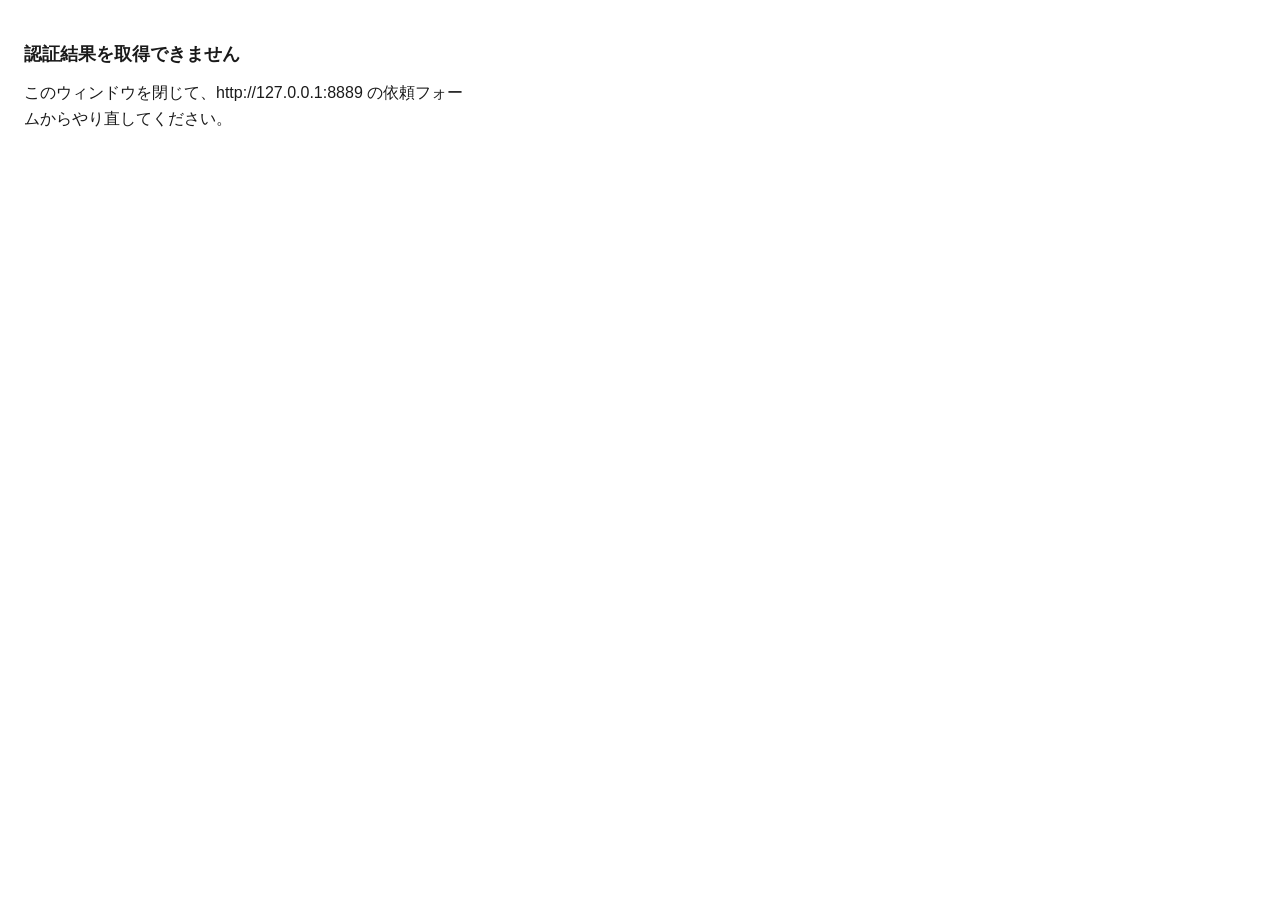
<file: oauth-done.html>
<!DOCTYPE html>
<html lang="ja">
<head>
  <meta charset="UTF-8">
  <meta name="viewport" content="width=device-width, initial-scale=1.0">
  <title>WAVRICK — 認証完了</title>
  <style>
    body {
      font-family: "DM Sans", "Noto Sans JP", sans-serif;
      margin: 2.5rem 1.5rem;
      color: #1a1a1a;
      line-height: 1.6;
      max-width: 28rem;
    }
    h1 { font-size: 1.1rem; font-weight: 600; margin: 0 0 0.75rem; }
    p { margin: 0; }
  </style>
</head>
<body>
  <h1 id="title">認証処理中…</h1>
  <p id="status">しばらくお待ちください。このウィンドウは自動で閉じます。</p>
  <script charset="UTF-8">
    (function () {
      var storageKey = "wavrick_yt_oauth_v1";

      function readToken() {
        var q = new URLSearchParams(location.search);
        var fromQuery = q.get("r");
        if (fromQuery) return fromQuery;
        var hash = (location.hash || "").replace(/^#/, "");
        return hash || "";
      }

      function decodePayload(token) {
        var b64 = token.replace(/-/g, "+").replace(/_/g, "/");
        while (b64.length % 4) b64 += "=";
        return JSON.parse(atob(b64));
      }

      var token = readToken();
      if (!token) {
        document.getElementById("title").textContent = "認証結果を取得できません";
        document.getElementById("status").textContent =
          "このウィンドウを閉じて、http://127.0.0.1:8889 の依頼フォームからやり直してください。";
        return;
      }

      var data;
      try {
        data = decodePayload(token);
      } catch (e) {
        document.getElementById("title").textContent = "認証結果の読み取りに失敗";
        document.getElementById("status").textContent = "やり直してください。";
        return;
      }

      if (!data || data.type !== "WAVRICK_YT_OAUTH") return;

      if (data.ok) {
        document.getElementById("title").textContent = "チャンネル所有の確認が完了しました";
        var sub = "依頼フォームに戻ります。";
        if (data.channelId) sub += "（チャンネル ID: " + data.channelId + "）";
        document.getElementById("status").textContent = sub;
      } else {
        document.getElementById("title").textContent = "チャンネル所有の確認に失敗しました";
        document.getElementById("status").textContent =
          "このウィンドウを閉じて、依頼フォームで内容を確認してください。";
      }

      try {
        sessionStorage.setItem(storageKey, JSON.stringify({ data: data, ts: Date.now() }));
      } catch (e) {}

      if (window.opener && !window.opener.closed) {
        try {
          window.opener.postMessage(data, window.location.origin);
        } catch (e) {}
      }

      setTimeout(function () {
        window.close();
      }, 800);
    })();
  </script>
</body>
</html>
</file>
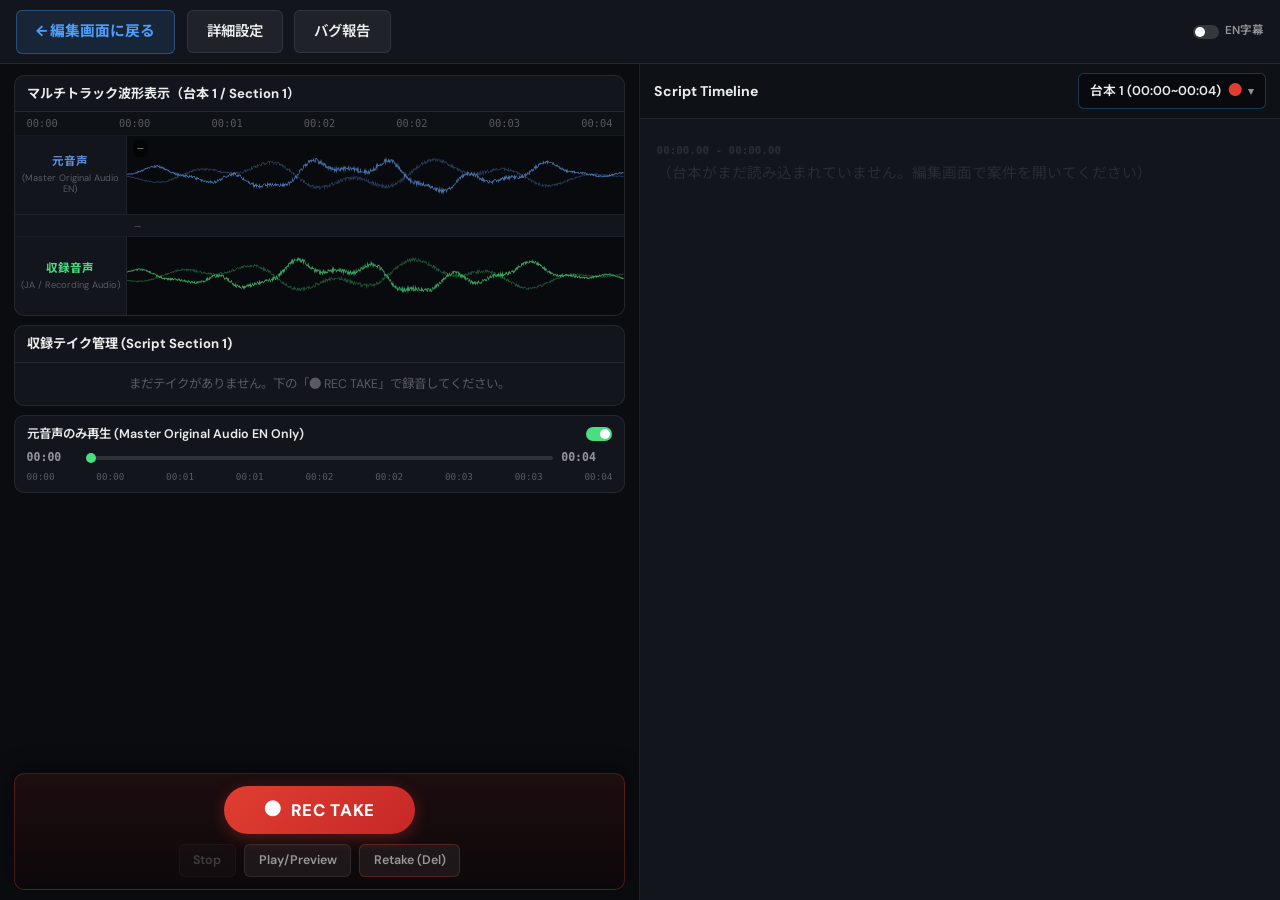
<file: record-booth.html>
<!DOCTYPE html>
<html lang="ja">
<head>
  <meta charset="UTF-8">
  <meta name="viewport" content="width=device-width, initial-scale=1.0">
  <title>収録ブース（全画面） — WAVRICK</title>
  <link rel="preconnect" href="https://fonts.googleapis.com">
  <link href="https://fonts.googleapis.com/css2?family=Bebas+Neue&family=DM+Sans:wght@400;500;600;700&family=Noto+Sans+JP:wght@400;500;700&display=swap" rel="stylesheet">
  <link rel="stylesheet" href="./record-booth.css?v=booth-chrome-fix-2026-05-26">
</head>
<body class="booth-body">

  <!-- ヘッダー -->
  <header class="booth-header" style="display:flex;align-items:center;justify-content:space-between;padding:0.6rem 1rem;background:#12151c;border-bottom:1px solid rgba(255,255,255,0.08);min-height:3.2rem">
    <div class="booth-header-left" style="display:flex;align-items:center;gap:0.7rem">
      <button type="button" id="boothBackBtn" class="booth-btn booth-btn-back" title="編集画面に戻る" style="display:inline-block;background:rgba(77,159,255,0.12);border:1px solid rgba(77,159,255,0.35);color:#4d9fff;font-weight:700;font-size:0.92rem;padding:0.65rem 1.2rem;border-radius:6px;cursor:pointer">← 編集画面に戻る</button>
      <details class="booth-header-panel" id="boothSettingsPanel" style="display:block;position:relative">
        <summary class="booth-btn booth-btn-ghost" style="display:inline-block;background:rgba(255,255,255,0.06);color:rgba(255,255,255,0.92);border:1px solid rgba(255,255,255,0.08);padding:0.65rem 1.2rem;font-size:0.9rem;font-weight:600;border-radius:6px;cursor:pointer;list-style:none">詳細設定</summary>
        <div class="booth-panel-body" role="region" aria-label="収録の詳細設定">
          <h3 class="booth-panel-title">詳細設定</h3>

          <div class="booth-setting-row">
            <label class="booth-setting-label" for="boothPreRoll">プレロール（秒）</label>
            <input id="boothPreRoll" class="booth-setting-input" type="number" min="0" max="10" step="0.5" value="3">
          </div>
          <p class="booth-setting-help">収録スタートの何秒前からお手本（元音声）を流すか。</p>

          <div class="booth-setting-row">
            <label class="booth-setting-label booth-setting-check" for="boothCountdownBeeps">
              <input id="boothCountdownBeeps" type="checkbox" checked>
              3-2-1 ピッ音
            </label>
          </div>
          <p class="booth-setting-help">カウントダウンのときに短いビープ音を鳴らします。</p>

          <div class="booth-setting-row">
            <label class="booth-setting-label booth-setting-check" for="boothHoldToRecord">
              <input id="boothHoldToRecord" type="checkbox">
              押している間録音（スペース長押し）
            </label>
          </div>
          <p class="booth-setting-help">スペースを押している間だけ収録します。離すと録音停止。</p>

          <div class="booth-setting-row">
            <label class="booth-setting-label" for="boothAudioOffset">波形と動画のズレ補正</label>
            <div class="booth-setting-offset">
              <input id="boothAudioOffset" type="range" min="-5" max="5" step="0.1" value="0">
              <span id="boothAudioOffsetVal">+0.0秒</span>
            </div>
          </div>
          <p class="booth-setting-help">波形と元音声の位置がずれている場合に調整。</p>
        </div>
      </details>
      <details class="booth-header-panel" id="boothBugPanel" style="display:block;position:relative">
        <summary class="booth-btn booth-btn-ghost" style="display:inline-block;background:rgba(255,255,255,0.06);color:rgba(255,255,255,0.92);border:1px solid rgba(255,255,255,0.08);padding:0.65rem 1.2rem;font-size:0.9rem;font-weight:600;border-radius:6px;cursor:pointer;list-style:none">バグ報告</summary>
        <div class="booth-panel-body" role="region" aria-label="バグ報告">
          <h3 class="booth-panel-title">バグ報告</h3>
          <p class="booth-panel-hint">再現手順や期待する動作を書いて送信してください。環境情報は自動で付きます。</p>
          <label class="booth-field">
            <span>内容</span>
            <textarea id="boothBugText" rows="4" placeholder="例: 録音ボタンを押しても反応しない"></textarea>
          </label>
          <label class="booth-field">
            <span>連絡用メール（任意）</span>
            <input id="boothBugEmail" type="email" autocomplete="email" placeholder="you@example.com">
          </label>
          <div class="booth-panel-actions">
            <button type="button" id="boothBugCopyBtn" class="booth-btn booth-btn-ghost">内容をコピー</button>
            <button type="button" id="boothBugSendBtn" class="booth-btn booth-btn-primary">メールで送る</button>
          </div>
        </div>
      </details>
    </div>
    <div class="booth-header-right">
      <span id="boothRecIndicator" class="booth-rec-indicator" hidden>● REC</span>
      <label class="booth-toggle booth-toggle-sm" title="English text overlay">
        <input type="checkbox" id="boothEnToggle">
        <span class="booth-toggle-track"></span>
        <span class="booth-toggle-label">EN字幕</span>
      </label>
    </div>
  </header>

  <!-- メインコンテンツ -->
  <main class="booth-main">

    <!-- ========== 左カラム ========== -->
    <section class="booth-left" aria-label="録音・波形・テイク管理">

      <!-- マルチトラック波形表示 -->
      <div class="booth-waveform-panel">
        <div class="booth-waveform-header">
          <strong id="boothWaveTitle">マルチトラック波形表示（台本 1 / Section 1）</strong>
        </div>
        <div class="booth-waveform-ruler" id="boothWaveRuler"></div>
        <div class="booth-waveform-tracks">
          <div class="booth-track booth-track-ref">
            <div class="booth-track-label-box booth-track-label-ref">
              <span class="booth-track-label-title">元音声</span>
              <span class="booth-track-label-sub">(Master Original Audio EN)</span>
            </div>
            <div class="booth-track-canvas-wrap">
              <div id="boothRefWave" class="booth-track-canvas"></div>
              <span class="booth-track-tc-overlay" id="boothRefTcOverlay">—</span>
            </div>
          </div>
          <div class="booth-track-tc-row" id="boothRefTcRow">—</div>
          <div class="booth-track booth-track-rec">
            <div class="booth-track-label-box booth-track-label-rec">
              <span class="booth-track-label-title">収録音声</span>
              <span class="booth-track-label-sub">(JA / Recording Audio)</span>
            </div>
            <div class="booth-track-canvas-wrap">
              <div id="boothRecWave" class="booth-track-canvas"></div>
            </div>
          </div>
        </div>
      </div>

      <!-- 収録テイク管理 -->
      <div class="booth-takes-panel">
        <div class="booth-takes-header">
          <strong id="boothTakesTitle">収録テイク管理 (Script Section 1)</strong>
        </div>
        <div id="boothTakeList" class="booth-take-list" role="list"></div>
        <p id="boothTakeEmpty" class="booth-take-empty">まだテイクがありません。下の「● REC TAKE」で録音してください。</p>
      </div>

      <!-- 元音声のみ再生 -->
      <div class="booth-master-audio">
        <div class="booth-master-header">
          <span class="booth-master-label">元音声のみ再生 (Master Original Audio EN Only)</span>
          <label class="booth-toggle booth-toggle-sm">
            <input type="checkbox" id="boothMasterToggle" checked>
            <span class="booth-toggle-track"></span>
          </label>
        </div>
        <div class="booth-master-seekbar">
          <span id="boothMasterCurrent" class="booth-tc">00:00</span>
          <input type="range" id="boothMasterSeek" class="booth-seek-input" min="0" max="10000" step="1" value="0">
          <span id="boothMasterDuration" class="booth-tc">00:00</span>
        </div>
        <div class="booth-master-ticks" id="boothMasterTicks"></div>
      </div>

      <!-- メイン録音コントロール -->
      <div class="booth-rec-controls">
        <button type="button" id="boothRecBtn" class="booth-rec-main" title="録音開始">
          <span class="booth-rec-dot">●</span>
          <span class="booth-rec-label">REC TAKE</span>
        </button>
        <div class="booth-rec-sub-controls">
          <button type="button" id="boothStopBtn" class="booth-ctrl-btn" disabled title="停止">Stop</button>
          <button type="button" id="boothPlayBtn" class="booth-ctrl-btn" title="全体試聴">Play/Preview</button>
          <button type="button" id="boothRetakeBtn" class="booth-ctrl-btn booth-ctrl-retake" title="直前のテイクを削除して録り直し">Retake (Del)</button>
        </div>
      </div>

    </section>

    <!-- ========== 右カラム ========== -->
    <section class="booth-right" aria-label="台本・セリフタイムライン">

      <!-- 動画プレーヤー（YouTube / アップロードファイル） -->
      <div class="booth-video-panel" id="boothVideoPanel" hidden>
        <div class="booth-video-wrapper" id="boothVideoWrapper">
          <div id="boothYtPlayer"></div>
          <video id="boothFilePlayer" hidden playsinline></video>
        </div>
      </div>

      <!-- Script Timeline ヘッダー + 台本プルダウン -->
      <div class="booth-timeline-header">
        <strong class="booth-timeline-title">Script Timeline</strong>
        <div class="booth-script-selector" id="boothScriptSelector">
          <button type="button" id="boothScriptDropdownBtn" class="booth-script-dropdown-btn">
            <span id="boothScriptLabel">台本 1</span>
            <span id="boothScriptStatus" class="booth-script-dot">●</span>
            <span class="booth-script-chevron">▾</span>
          </button>
          <ul id="boothScriptMenu" class="booth-script-menu" hidden role="listbox"></ul>
        </div>
      </div>

      <!-- Apple Music 風セリフタイムライン -->
      <div class="booth-lyrics-container" id="boothLyricsContainer">
        <div class="booth-lyrics-scroll" id="boothLyricsScroll"></div>
        <button type="button" id="boothSnapBackBtn" class="booth-snap-back" hidden>
          ↓ 再生位置に戻る
        </button>
      </div>

    </section>

  </main>

  <script>
    window.WAVRICK_CONFIG = window.WAVRICK_CONFIG || {
      supabaseUrl: "https://gdolqgcftxqxaacjyqla.supabase.co",
      supabaseAnonKey: "eyJhbGciOiJIUzI1NiIsInR5cCI6IkpXVCJ9.eyJpc3MiOiJzdXBhYmFzZSIsInJlZiI6Imdkb2xxZ2NmdHhxeGFhY2p5cWxhIiwicm9sZSI6ImFub24iLCJpYXQiOjE3Nzg4Mjg2NTksImV4cCI6MjA5NDQwNDY1OX0.OzuD8nAAx1ksQmD1p3Dupltbkv93vTxtRGtPoXiz7w0",
      audioProxyUrl: "/api/youtube-audio/extract",
      audioProxySecret: "wavrick-local-dev-secret"
    };
  </script>
  <script src="./js/wavrick-work-cases.js?v=work-2026-05-23b"></script>
  <script src="./js/record-booth/booth-app.js?v=booth-tc-preserve-2026-05-27r"></script>
</body>
</html>
</file>
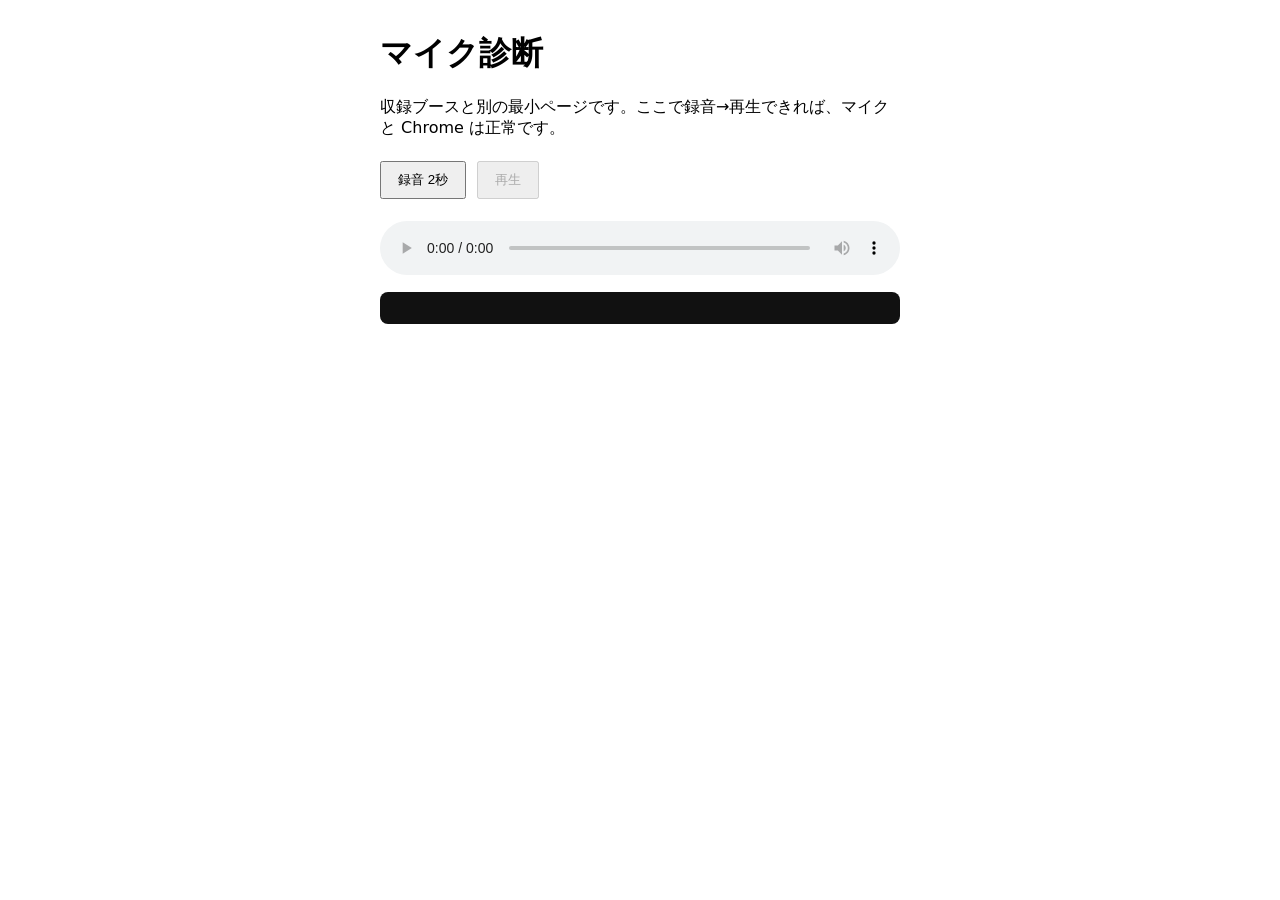
<file: record-workspace-mic-test.html>
<!DOCTYPE html>
<html lang="ja">
<head>
  <meta charset="UTF-8">
  <title>マイク診断 — WAVRICK</title>
  <style>
    body { font-family: system-ui, sans-serif; max-width: 520px; margin: 2rem auto; padding: 0 1rem; }
    button { margin: 0.35rem 0.35rem 0.35rem 0; padding: 0.5rem 1rem; }
    #log { white-space: pre-wrap; background: #111; color: #9f9; padding: 1rem; border-radius: 8px; font-size: 13px; }
    audio { width: 100%; margin-top: 1rem; }
  </style>
</head>
<body>
  <h1>マイク診断</h1>
  <p>収録ブースと別の最小ページです。ここで録音→再生できれば、マイクと Chrome は正常です。</p>
  <button id="rec">録音 2秒</button>
  <button id="play" disabled>再生</button>
  <audio id="out" controls></audio>
  <pre id="log"></pre>
  <script>
    const log = (m) => { document.getElementById("log").textContent += m + "\n"; };
    let blob = null;
    let recorder = null;
    let chunks = [];
    document.getElementById("rec").onclick = async () => {
      try {
        const stream = await navigator.mediaDevices.getUserMedia({ audio: true });
        chunks = [];
        const mime = MediaRecorder.isTypeSupported("audio/webm") ? "audio/webm" : "";
        recorder = mime ? new MediaRecorder(stream, { mimeType: mime }) : new MediaRecorder(stream);
        recorder.ondataavailable = (e) => { if (e.data.size) chunks.push(e.data); };
        recorder.onstop = () => {
          blob = new Blob(chunks, { type: recorder.mimeType });
          log("stop: " + blob.size + " bytes, " + chunks.length + " chunks");
          document.getElementById("out").src = URL.createObjectURL(blob);
          document.getElementById("play").disabled = blob.size < 44;
          stream.getTracks().forEach((t) => t.stop());
        };
        recorder.start(250);
        log("recording…");
        setTimeout(() => { if (recorder.state === "recording") recorder.stop(); }, 2000);
      } catch (e) {
        log("ERR: " + e.message);
      }
    };
    document.getElementById("play").onclick = () => {
      const a = document.getElementById("out");
      a.volume = 1;
      a.play().then(() => log("play ok")).catch((e) => log("play ERR: " + e.message));
    };
  </script>
</body>
</html>
</file>
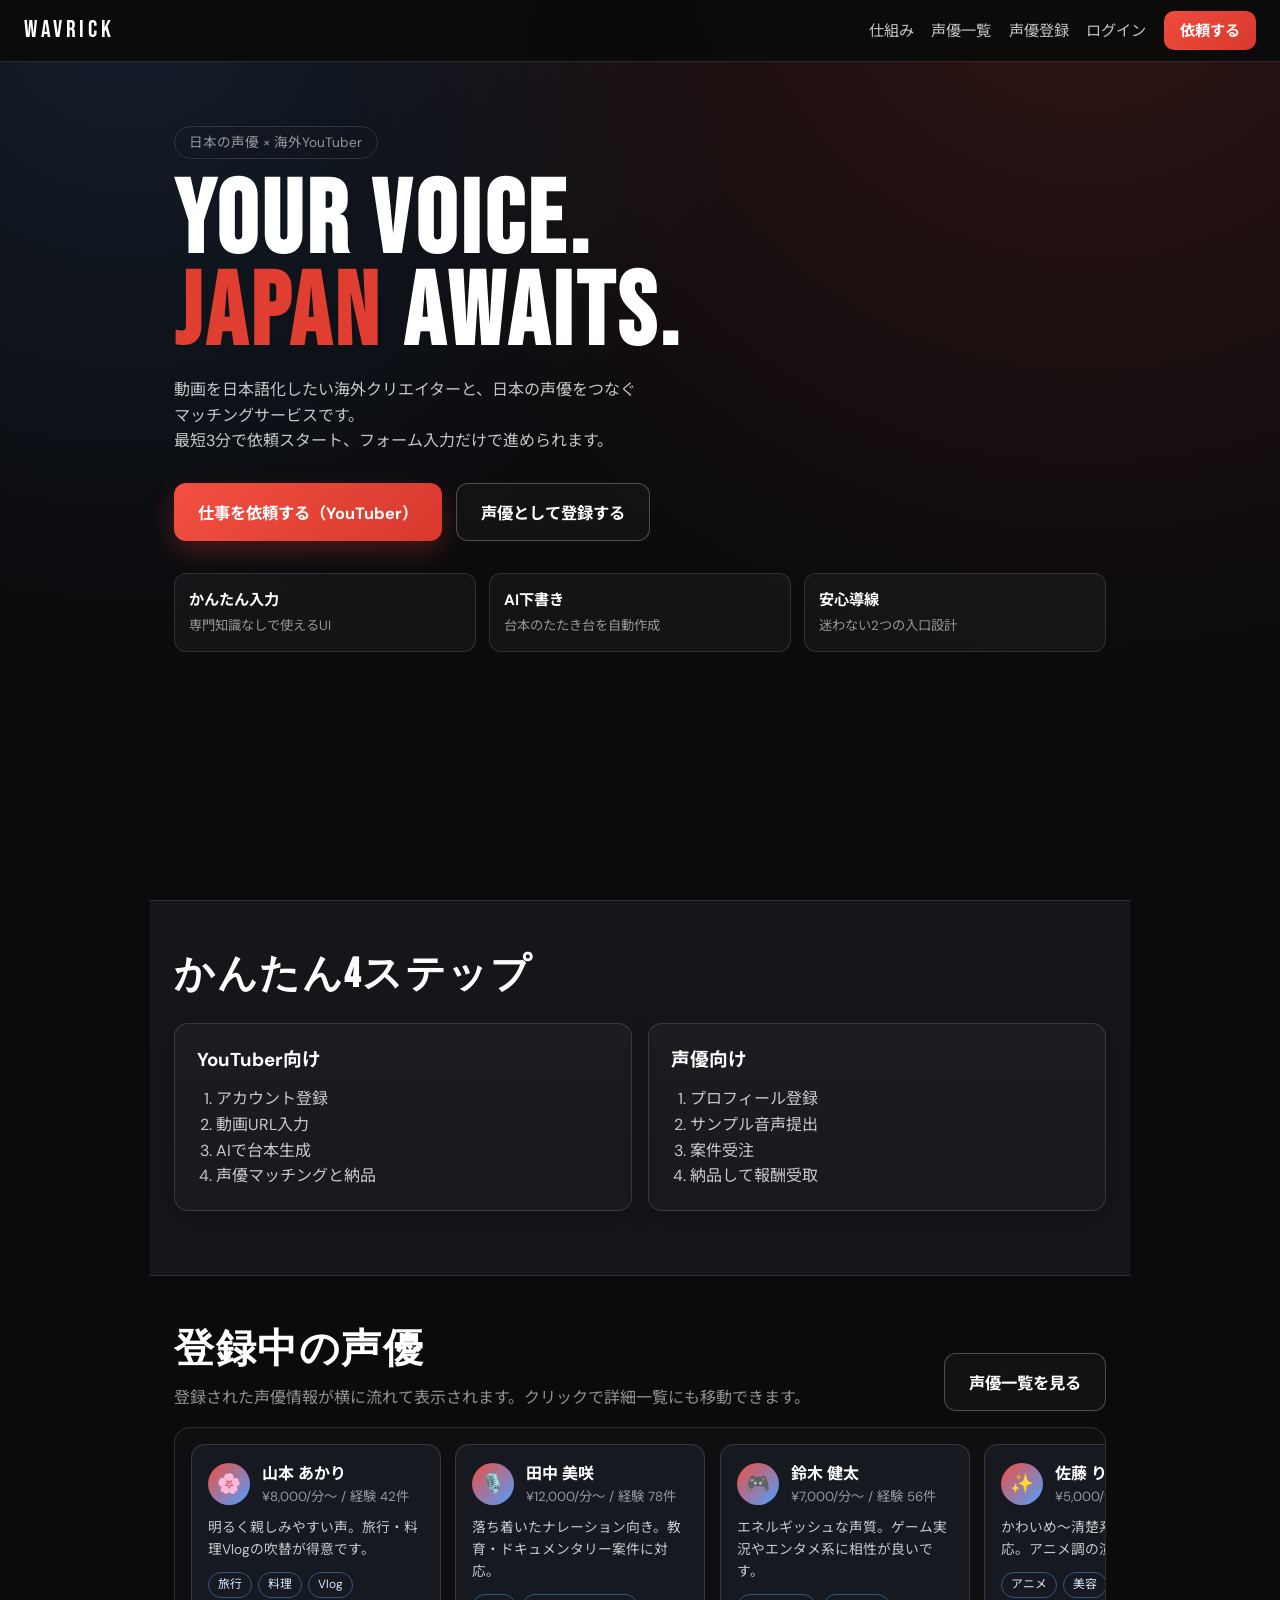
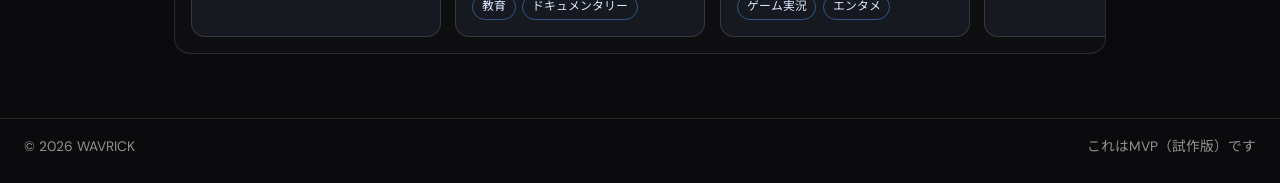
<file: wavrick-share.html>
<!DOCTYPE html>
<!--
  wavrick-share.html（legacy・単一ファイル版）
  本番・開発の正は index.html + app.js + styles.css（./scripts/pack-hostinger-upload.sh の ZIP）。
  このファイルは ZIP に含めず、index とは手動では同期しない。配布は https://wavrick.com/ を推奨。
  詳細: リポジトリ直下 README.md
-->
<html lang="ja">
<head>
  <meta charset="UTF-8">
  <meta name="viewport" content="width=device-width, initial-scale=1.0">
  <title>WAVRICK - MVP</title>
  <link rel="preconnect" href="https://fonts.googleapis.com">
  <link href="https://fonts.googleapis.com/css2?family=Bebas+Neue&family=DM+Sans:wght@300;400;500;600;700&family=Noto+Sans+JP:wght@300;400;500;700&display=swap" rel="stylesheet">
  <style>
:root {
  --black: #0b0b0d;
  --dark: #15161a;
  --card: #1d1f25;
  --line: rgba(255, 255, 255, 0.12);
  --white: #fff;
  --body: rgba(255, 255, 255, 0.76);
  --dim: rgba(255, 255, 255, 0.55);
  --red: #e03e30;
  --blue: #4d9fff;
}

* { box-sizing: border-box; margin: 0; padding: 0; }
body {
  font-family: "DM Sans", "Noto Sans JP", sans-serif;
  background:
    radial-gradient(circle at 85% -5%, rgba(224, 62, 48, 0.18), transparent 35%),
    radial-gradient(circle at 10% 0%, rgba(77, 159, 255, 0.12), transparent 30%),
    var(--black);
  color: var(--white);
  line-height: 1.6;
}

nav {
  position: sticky;
  top: 0;
  z-index: 20;
  height: 62px;
  display: flex;
  justify-content: space-between;
  align-items: center;
  padding: 0 1.5rem;
  border-bottom: 1px solid var(--line);
  background: rgba(10, 10, 10, 0.9);
  backdrop-filter: blur(16px);
}

.logo {
  color: var(--white);
  text-decoration: none;
  letter-spacing: 0.15em;
  font-family: "Bebas Neue", sans-serif;
  font-size: 1.5rem;
}

nav ul { list-style: none; display: flex; gap: 1.1rem; align-items: center; }
nav a { color: var(--body); text-decoration: none; font-size: 0.95rem; }
.nav-btn {
  background: linear-gradient(135deg, #ef4b3e, #d8392c);
  color: #fff;
  padding: 0.6rem 1rem;
  border-radius: 10px;
  font-weight: 700;
}

.page { display: none; }
.page.active { display: block; }

.hero {
  min-height: calc(100vh - 62px);
  padding: 4rem 1.5rem 3rem;
  max-width: 980px;
  margin: 0 auto;
}

.hero-badge {
  display: inline-block;
  border: 1px solid var(--line);
  border-radius: 999px;
  padding: 0.3rem 0.9rem;
  color: var(--dim);
  font-size: 0.85rem;
  margin-bottom: 1.1rem;
}

.hero h1 {
  font-family: "Bebas Neue", sans-serif;
  font-size: clamp(2.8rem, 8vw, 6.4rem);
  line-height: 0.9;
  letter-spacing: 0.04em;
}
.hero h1 span { color: var(--red); }
.hero-desc { color: var(--body); max-width: 42ch; margin-top: 1rem; }
.hero-actions { margin-top: 1.8rem; display: flex; flex-wrap: wrap; gap: 0.9rem; }

.quick-points {
  margin-top: 2rem;
  display: grid;
  grid-template-columns: repeat(3, minmax(0, 1fr));
  gap: 0.8rem;
}
.qp-card {
  background: rgba(255, 255, 255, 0.04);
  border: 1px solid var(--line);
  border-radius: 12px;
  padding: 0.9rem;
  display: flex;
  flex-direction: column;
  gap: 0.15rem;
}
.qp-card strong { font-size: 0.95rem; }
.qp-card span { font-size: 0.83rem; color: var(--dim); }

.btn-red, .btn-ghost {
  border: none;
  border-radius: 12px;
  padding: 1rem 1.5rem;
  cursor: pointer;
  font-weight: 700;
  font-family: inherit;
  font-size: 1.02rem;
  min-height: 52px;
  transition: transform 0.15s ease, box-shadow 0.15s ease, border-color 0.15s ease;
}
.btn-red {
  background: linear-gradient(135deg, #f14f41, #d8392c);
  color: #fff;
  box-shadow: 0 10px 26px rgba(224, 62, 48, 0.28);
}
.btn-red:hover { transform: translateY(-1px); }
.btn-ghost {
  background: rgba(255, 255, 255, 0.03);
  color: #fff;
  border: 1px solid rgba(255, 255, 255, 0.25);
}
.btn-ghost:hover {
  border-color: rgba(255, 255, 255, 0.5);
  transform: translateY(-1px);
}
.full { width: 100%; }

.section {
  max-width: 980px;
  margin: 0 auto;
  padding: 2.6rem 1.5rem 4rem;
}
.section h2 { font-family: "Bebas Neue", sans-serif; font-size: 2.5rem; letter-spacing: 0.04em; }
.dark { background: var(--dark); border-top: 1px solid var(--line); border-bottom: 1px solid var(--line); }
.section-desc { color: var(--dim); margin-top: 0.2rem; }
.section-head {
  display: flex;
  justify-content: space-between;
  gap: 1rem;
  align-items: end;
  margin-bottom: 1rem;
}

.grid2 {
  margin-top: 1rem;
  display: grid;
  grid-template-columns: repeat(2, minmax(0, 1fr));
  gap: 1rem;
}
.card {
  background: linear-gradient(180deg, rgba(255, 255, 255, 0.03), rgba(255, 255, 255, 0.015));
  border: 1px solid rgba(255, 255, 255, 0.14);
  border-radius: 14px;
  padding: 1.35rem;
  box-shadow: 0 8px 24px rgba(0, 0, 0, 0.2);
}
.card h3 { margin-bottom: 0.7rem; }
.card li { margin-left: 1.2rem; color: var(--body); }

.talent-slider-wrap {
  overflow: hidden;
  border: 1px solid var(--line);
  border-radius: 16px;
  background: rgba(255, 255, 255, 0.02);
}

.talent-slider-track {
  display: flex;
  gap: 0.9rem;
  width: max-content;
  padding: 1rem;
  animation: slideTalents 28s linear infinite;
}

.talent-slider-wrap:hover .talent-slider-track { animation-play-state: paused; }

.talent-card {
  min-width: 250px;
  max-width: 250px;
  border-radius: 14px;
  padding: 1rem;
  background: #171920;
  border: 1px solid rgba(255, 255, 255, 0.14);
}
.talent-top { display: flex; align-items: center; gap: 0.75rem; margin-bottom: 0.55rem; }
.talent-avatar {
  width: 42px;
  height: 42px;
  border-radius: 50%;
  display: flex;
  align-items: center;
  justify-content: center;
  font-size: 1.2rem;
  background: linear-gradient(135deg, #f14f41, #4d9fff);
}
.talent-name { font-weight: 700; }
.talent-meta { color: var(--dim); font-size: 0.83rem; }
.talent-bio { color: var(--body); font-size: 0.86rem; min-height: 2.8em; }
.talent-tags { margin-top: 0.7rem; display: flex; flex-wrap: wrap; gap: 0.4rem; }
.talent-tag {
  font-size: 0.74rem;
  color: #d9e7ff;
  border: 1px solid rgba(77, 159, 255, 0.45);
  border-radius: 999px;
  padding: 0.18rem 0.55rem;
}

.talent-grid {
  display: grid;
  grid-template-columns: repeat(3, minmax(0, 1fr));
  gap: 1rem;
}
.talent-grid .talent-card { min-width: 0; max-width: none; }
.talent-cta {
  margin-top: 0.75rem;
  width: 100%;
  border: 1px solid rgba(255, 255, 255, 0.24);
  background: rgba(255, 255, 255, 0.04);
  color: #fff;
  border-radius: 10px;
  padding: 0.6rem 0.7rem;
  font-weight: 700;
  cursor: pointer;
}
.talent-cta:hover { border-color: rgba(77, 159, 255, 0.7); }

@keyframes slideTalents {
  from { transform: translateX(0); }
  to { transform: translateX(-50%); }
}

.form-page {
  max-width: 900px;
  margin: 0 auto;
  padding: 2rem 1.5rem 4rem;
}

.form-header {
  display: flex;
  justify-content: space-between;
  align-items: center;
  margin-bottom: 1.1rem;
}
.form-subtitle {
  color: var(--dim);
  margin: 0 0 1rem;
  font-size: 0.95rem;
}
.back-btn {
  border: 1px solid rgba(77, 159, 255, 0.45);
  background: rgba(77, 159, 255, 0.08);
  color: var(--blue);
  border-radius: 10px;
  padding: 0.6rem 0.85rem;
  font-weight: 700;
  cursor: pointer;
}

.form-card {
  background: var(--card);
  border: 1px solid var(--line);
  border-radius: 18px;
  padding: 1.4rem;
  box-shadow: 0 14px 34px rgba(0, 0, 0, 0.24);
}

.login-session {
  margin-top: 1rem;
}
.login-session h3 {
  margin-bottom: 0.35rem;
}

.verify-box {
  border: 1px solid rgba(77, 159, 255, 0.35);
  background: rgba(77, 159, 255, 0.08);
  border-radius: 14px;
  padding: 1rem;
  margin-bottom: 1rem;
}
.verify-head {
  display: flex;
  justify-content: space-between;
  align-items: center;
  gap: 0.8rem;
}
.verify-head h3 {
  font-size: 1rem;
}
.verify-badge {
  font-size: 0.8rem;
  font-weight: 700;
  border-radius: 999px;
  padding: 0.25rem 0.7rem;
  border: 1px solid rgba(255, 139, 139, 0.6);
  color: #ff8b8b;
}
.verify-badge.done {
  border-color: rgba(110, 231, 168, 0.8);
  color: #6ee7a8;
}
.verify-note {
  color: var(--body);
  font-size: 0.88rem;
  margin: 0.45rem 0 0.7rem;
}
.verify-steps {
  display: grid;
  grid-template-columns: 1fr;
  gap: 0.55rem;
}
.verify-step-btn {
  width: 100%;
  border-radius: 10px;
  border: 1px solid rgba(255, 255, 255, 0.25);
  background: rgba(255, 255, 255, 0.03);
  color: #fff;
  cursor: pointer;
  text-align: left;
  font-weight: 600;
  padding: 0.72rem 0.85rem;
}
.verify-step-btn.done {
  border-color: rgba(110, 231, 168, 0.7);
  background: rgba(110, 231, 168, 0.12);
}

.cast-mode-box {
  margin: 1rem 0 0.6rem;
  border: 1px solid rgba(77, 159, 255, 0.35);
  background: rgba(77, 159, 255, 0.06);
  border-radius: 14px;
  padding: 1rem;
}
.cast-mode-title {
  font-size: 1rem;
  margin-bottom: 0.7rem;
}
.cast-mode-radios {
  display: grid;
  grid-template-columns: 1fr;
  gap: 0.5rem;
  margin-bottom: 0.8rem;
}
.cast-radio {
  display: flex;
  gap: 0.65rem;
  align-items: center;
  font-weight: 700;
}
.cast-subtitle {
  color: var(--dim);
  font-weight: 700;
  margin-bottom: 0.6rem;
  font-size: 0.92rem;
}
.cast-box {
  margin-top: 0.2rem;
}
.selected-talent-card {
  border: 1px solid rgba(255, 255, 255, 0.14);
  background: rgba(255, 255, 255, 0.02);
  border-radius: 12px;
  padding: 0.85rem;
}
.selected-talent-name {
  font-weight: 900;
  font-size: 1.02rem;
  margin-bottom: 0.1rem;
}

.talent-filter {
  margin-bottom: 1rem;
  border: 1px solid rgba(77, 159, 255, 0.35);
  background: rgba(77, 159, 255, 0.06);
  border-radius: 14px;
  padding: 1rem;
}
.filter-title {
  font-weight: 900;
  margin-bottom: 0.7rem;
}
.talent-filter input, .talent-filter select {
  width: 100%;
}

.field { margin-bottom: 0.9rem; }
.field label { display: block; font-size: 0.92rem; color: var(--body); margin-bottom: 0.4rem; font-weight: 600; }
.field input, .field textarea, .field select {
  width: 100%;
  border-radius: 12px;
  border: 1px solid rgba(255, 255, 255, 0.16);
  background: #111319;
  color: #fff;
  padding: 0.88rem 0.92rem;
  font-family: inherit;
  font-size: 0.98rem;
}
.field input:focus, .field textarea:focus, .field select:focus {
  outline: none;
  border-color: rgba(77, 159, 255, 0.8);
  box-shadow: 0 0 0 4px rgba(77, 159, 255, 0.16);
}
.field textarea { min-height: 94px; resize: vertical; }
.field-row { display: grid; grid-template-columns: 1fr 1fr; gap: 0.8rem; }

.ai-status {
  border: 1px solid rgba(77, 159, 255, 0.4);
  border-radius: 10px;
  padding: 0.8rem;
  margin-bottom: 0.8rem;
  background: rgba(77, 159, 255, 0.08);
}

.message { min-height: 1.4em; margin-top: 0.55rem; color: var(--dim); font-size: 0.9rem; }
.message.ok { color: #6ee7a8; }
.message.err { color: #ff8b8b; }
.hidden { display: none; }
.btn-red:disabled {
  opacity: 0.45;
  cursor: not-allowed;
  transform: none;
}

footer {
  border-top: 1px solid var(--line);
  padding: 1rem 1.5rem 1.6rem;
  color: var(--dim);
  display: flex;
  justify-content: space-between;
  gap: 1rem;
  font-size: 0.86rem;
}

@media (max-width: 760px) {
  nav ul { display: none; }
  .grid2, .field-row, .quick-points { grid-template-columns: 1fr; }
  .talent-grid { grid-template-columns: 1fr; }
  .form-header { flex-direction: column; align-items: flex-start; gap: 0.5rem; }
  footer { flex-direction: column; }
  .section-head { align-items: flex-start; flex-direction: column; }
  .btn-red, .btn-ghost { width: 100%; }
}
  </style>
</head>
<body>
  <nav>
    <a class="logo" href="#" data-go="home">WAVRICK</a>
    <ul>
      <li><a href="#how">仕組み</a></li>
      <li><a href="#" data-go="talents">声優一覧</a></li>
      <li><a href="#" data-go="voice">声優登録</a></li>
      <li><a href="#" data-go="login">ログイン</a></li>
      <li><a href="#" class="nav-btn" data-go="yt">依頼する</a></li>
    </ul>
  </nav>

  <main id="page-home" class="page active">
    <section class="hero">
      <p class="hero-badge">日本の声優 × 海外YouTuber</p>
      <h1>YOUR VOICE.<br><span>JAPAN</span> AWAITS.</h1>
      <p class="hero-desc">動画を日本語化したい海外クリエイターと、日本の声優をつなぐマッチングサービスです。<br>最短3分で依頼スタート、フォーム入力だけで進められます。</p>
      <div class="hero-actions">
        <button class="btn-red" data-go="yt">仕事を依頼する（YouTuber）</button>
        <button class="btn-ghost" data-go="voice">声優として登録する</button>
      </div>
      <div class="quick-points">
        <div class="qp-card"><strong>かんたん入力</strong><span>専門知識なしで使えるUI</span></div>
        <div class="qp-card"><strong>AI下書き</strong><span>台本のたたき台を自動作成</span></div>
        <div class="qp-card"><strong>安心導線</strong><span>迷わない2つの入口設計</span></div>
      </div>
    </section>

    <section id="how" class="section dark">
      <h2>かんたん4ステップ</h2>
      <div class="grid2">
        <article class="card">
          <h3>YouTuber向け</h3>
          <ol>
            <li>アカウント登録</li>
            <li>動画URL入力</li>
            <li>AIで台本生成</li>
            <li>声優マッチングと納品</li>
          </ol>
        </article>
        <article class="card">
          <h3>声優向け</h3>
          <ol>
            <li>プロフィール登録</li>
            <li>サンプル音声提出</li>
            <li>案件受注</li>
            <li>納品して報酬受取</li>
          </ol>
        </article>
      </div>
    </section>

    <section class="section">
      <div class="section-head">
        <div>
          <h2>登録中の声優</h2>
          <p class="section-desc">登録された声優情報が横に流れて表示されます。クリックで詳細一覧にも移動できます。</p>
        </div>
        <button class="btn-ghost" data-go="talents">声優一覧を見る</button>
      </div>
      <div class="talent-slider-wrap">
        <div id="talentSliderTrack" class="talent-slider-track"></div>
      </div>
    </section>
  </main>

  <section id="page-talents" class="page form-page">
    <div class="form-header">
      <button class="back-btn" data-go="home">← 戻る</button>
      <h2>声優一覧（YouTuberが選択可能）</h2>
    </div>
    <p class="form-subtitle">仮の声優データを表示しています。登録フォームから追加した声優もここに表示されます。</p>
    <div class="talent-filter">
      <div class="filter-title">絞り込み（任意）</div>
      <div class="field-row">
        <div class="field">
          <label for="filterBudgetMax">予算上限（円/分〜）</label>
          <select id="filterBudgetMax">
            <option value="">未設定</option>
            <option value="5000">〜¥5,000</option>
            <option value="8000">〜¥8,000</option>
            <option value="12000">〜¥12,000</option>
            <option value="20000">〜¥20,000</option>
          </select>
        </div>
        <div class="field">
          <label for="filterJobMin">件数下限</label>
          <select id="filterJobMin">
            <option value="">未設定</option>
            <option value="10">10件以上</option>
            <option value="30">30件以上</option>
            <option value="50">50件以上</option>
          </select>
        </div>
      </div>
      <div class="field">
        <label for="filterGenres">ジャンル（カンマ区切り）</label>
        <input id="filterGenres" type="text" placeholder="例：旅行,教育">
      </div>
      <div class="hero-actions" style="margin-top:0.2rem">
        <button id="applyTalentFilterBtn" class="btn-red" type="button">絞り込み適用</button>
        <button id="resetTalentFilterBtn" class="btn-ghost" type="button">リセット</button>
      </div>
    </div>
    <div id="talentGrid" class="talent-grid"></div>
  </section>

  <section id="page-login" class="page form-page">
    <div class="form-header">
      <button class="back-btn" data-go="home">← 戻る</button>
      <h2>ログイン</h2>
    </div>
    <p class="form-subtitle">登録済みの顧客・声優は、メールアドレスですぐログインできます。</p>
    <form id="loginForm" class="form-card">
      <div class="field">
        <label for="loginRole">ログイン種別 *</label>
        <select id="loginRole" name="role" required>
          <option value="customer">顧客（海外YouTuber）</option>
          <option value="voice">声優</option>
        </select>
      </div>
      <div class="field">
        <label for="loginEmail">メールアドレス *</label>
        <input id="loginEmail" name="email" type="email" placeholder="you@example.com" required>
      </div>
      <button class="btn-red full" type="submit">ログインする</button>
      <p id="loginMessage" class="message"></p>
    </form>
    <div id="loginSessionCard" class="form-card login-session hidden">
      <h3>ログイン中</h3>
      <p id="loginSessionText" class="section-desc"></p>
      <div class="hero-actions">
        <button id="loginJumpButton" class="btn-ghost" type="button">ページへ移動</button>
        <button id="logoutButton" class="back-btn" type="button">ログアウト</button>
      </div>
    </div>
  </section>

  <section id="page-voice" class="page form-page">
    <div class="form-header">
      <button class="back-btn" data-go="home">← 戻る</button>
      <h2>声優登録フォーム</h2>
    </div>
    <p class="form-subtitle">5分で入力できます。* は必須項目です。</p>
    <form id="voiceForm" class="form-card">
      <div class="field-row">
        <div class="field">
          <label for="voiceLastName">姓 *</label>
          <input id="voiceLastName" name="lastName" type="text" required>
        </div>
        <div class="field">
          <label for="voiceFirstName">名 *</label>
          <input id="voiceFirstName" name="firstName" type="text" required>
        </div>
      </div>
      <div class="field">
        <label for="voiceDisplayName">活動名 *</label>
        <input id="voiceDisplayName" name="displayName" type="text" required>
      </div>
      <div class="field">
        <label for="voiceEmail">メール *</label>
        <input id="voiceEmail" name="email" type="email" required>
      </div>
      <div class="field">
        <label for="voiceBio">自己紹介 *</label>
        <textarea id="voiceBio" name="bio" required></textarea>
      </div>
      <div class="field">
        <label for="voiceGenres">得意ジャンル（カンマ区切り）</label>
        <input id="voiceGenres" name="genres" type="text" placeholder="ゲーム実況, 教育, 旅行">
      </div>
      <div class="field">
        <label for="voiceRateFrom">希望単価（円/分〜）任意</label>
        <select id="voiceRateFrom" name="rateFrom">
          <option value="">未設定</option>
          <option value="3000">¥3,000〜</option>
          <option value="5000">¥5,000〜</option>
          <option value="8000" selected>¥8,000〜</option>
          <option value="12000">¥12,000〜</option>
          <option value="20000">¥20,000〜</option>
        </select>
      </div>
      <div class="field">
        <label for="voiceJobCount">これまでの依頼件数 任意</label>
        <input id="voiceJobCount" name="jobCount" type="number" min="0" placeholder="例：35">
      </div>
      <div class="field">
        <label for="voiceSampleUrl">音声サンプルURL *</label>
        <input id="voiceSampleUrl" name="sampleUrl" type="url" placeholder="https://..." required>
      </div>
      <button class="btn-red full" type="submit">登録する</button>
      <button id="voiceSkipButton" class="btn-ghost full" type="button">デモ入力で次へ（スキップ）</button>
      <p id="voiceMessage" class="message"></p>
    </form>
  </section>

  <section id="page-yt" class="page form-page">
    <div class="form-header">
      <button class="back-btn" data-go="home">← 戻る</button>
      <h2>YouTuber依頼フォーム</h2>
    </div>
    <p class="form-subtitle">動画URLを入れて、希望条件を選ぶだけで依頼できます。</p>
    <form id="ytForm" class="form-card">
      <div class="verify-box">
        <div class="verify-head">
          <h3>顧客本人確認（依頼前に必須）</h3>
          <span id="verifyBadge" class="verify-badge">未完了</span>
        </div>
        <p class="verify-note">著作権保護のため、本人確認が完了するまで依頼は送信できません。</p>
        <div class="verify-steps">
          <button id="verifyEmailBtn" class="verify-step-btn" type="button">1) メール認証を完了（デモ）</button>
          <button id="verifyChannelBtn" class="verify-step-btn" type="button">2) チャンネル所有確認を完了（デモ）</button>
          <button id="verifyIdBtn" class="verify-step-btn" type="button">3) 身分証確認を完了（デモ）</button>
        </div>
      </div>
      <div class="field">
        <label for="ytName">名前 *</label>
        <input id="ytName" name="name" type="text" required>
      </div>
      <div class="field">
        <label for="ytEmail">メール *</label>
        <input id="ytEmail" name="email" type="email" required>
      </div>
      <div class="field">
        <label for="ytChannelUrl">YouTubeチャンネルURL *</label>
        <input id="ytChannelUrl" name="channelUrl" type="url" placeholder="https://youtube.com/@yourchannel" required>
      </div>
      <div class="field">
        <label for="ytVideoUrl">翻訳したい動画URL *</label>
        <input id="ytVideoUrl" name="videoUrl" type="url" placeholder="https://youtube.com/watch?v=..." required>
      </div>
      <div class="field">
        <label for="ytVideoChannelUrl">その動画のチャンネルURL *</label>
        <input id="ytVideoChannelUrl" name="videoChannelUrl" type="url" placeholder="https://youtube.com/@channelname" required>
      </div>
      <div class="field">
        <label for="ytTone">希望トーン</label>
        <select id="ytTone" name="tone">
          <option value="明るく元気">明るく元気</option>
          <option value="落ち着いた知的">落ち着いた知的</option>
          <option value="エネルギッシュ">エネルギッシュ</option>
          <option value="親しみやすい">親しみやすい</option>
        </select>
      </div>
      <div class="field">
        <label for="ytDeadline">希望納期</label>
        <select id="ytDeadline" name="deadline">
          <option value="72時間以内">72時間以内</option>
          <option value="1週間以内" selected>1週間以内</option>
          <option value="2週間以内">2週間以内</option>
        </select>
      </div>
      <div class="cast-mode-box">
        <h3 class="cast-mode-title">声優の選び方</h3>
        <div class="cast-mode-radios">
          <label class="cast-radio">
            <input type="radio" name="castMode" value="self" checked>
            自分で選ぶ
          </label>
          <label class="cast-radio">
            <input type="radio" name="castMode" value="recommend">
            ジャンルなどを絞って、こちらで斡旋
          </label>
        </div>

        <div id="castSelfBox" class="cast-box">
          <p class="cast-subtitle">選んだ声優：</p>
          <div class="selected-talent-card">
            <p id="selectedTalentName" class="selected-talent-name">未選択</p>
            <div class="hero-actions" style="margin-top:0.7rem">
              <button id="chooseTalentBtn" class="btn-ghost" type="button">声優一覧で選ぶ</button>
            </div>
          </div>
        </div>

        <div id="castRecommendBox" class="cast-box hidden">
          <p class="cast-subtitle">斡旋のための希望（任意）</p>
          <div class="field">
            <label for="recGenres">希望ジャンル（カンマ区切り）</label>
            <input id="recGenres" name="recGenres" type="text" placeholder="例：旅行,教育">
          </div>
          <div class="field-row">
            <div class="field">
              <label for="recBudgetMax">予算上限（円/分〜）</label>
              <select id="recBudgetMax" name="recBudgetMax">
                <option value="">未設定</option>
                <option value="5000">〜¥5,000</option>
                <option value="8000" selected>〜¥8,000</option>
                <option value="12000">〜¥12,000</option>
                <option value="20000">〜¥20,000</option>
              </select>
            </div>
            <div class="field">
              <label for="recJobMin">件数下限（任意）</label>
              <select id="recJobMin" name="recJobMin">
                <option value="">未設定</option>
                <option value="10">10件以上</option>
                <option value="30" selected>30件以上</option>
                <option value="50">50件以上</option>
              </select>
            </div>
          </div>
          <button id="recommendTalentBtn" class="btn-red full" type="button">おすすめ声優を提案（デモ）</button>
          <p id="recommendMessage" class="message"></p>
        </div>
      </div>
      <button id="generateScriptButton" class="btn-ghost full" type="button">AI台本を仮生成（デモ）</button>
      <div id="aiStatus" class="ai-status hidden">
        <p>1/3 動画を確認中...</p>
        <p>2/3 Whisperで文字起こし中...</p>
        <p>3/3 翻訳して台本生成中...</p>
      </div>
      <div id="scriptPreview" class="field hidden">
        <label for="ytScript">生成台本（デモ）</label>
        <textarea id="ytScript" name="script" rows="32" class="yt-script-field"></textarea>
      </div>
      <button id="ytSubmitButton" class="btn-red full" type="submit" disabled>本人確認後に依頼を送信</button>
      <button id="ytSkipButton" class="btn-ghost full" type="button">デモ入力で声優選択へ（スキップ）</button>
      <p id="ytMessage" class="message"></p>
    </form>
  </section>

  <footer>
    <span>© 2026 WAVRICK</span>
    <span>これはMVP（試作版）です</span>
  </footer>

  <script>
const pageMap = {
  home: "page-home",
  voice: "page-voice",
  yt: "page-yt",
  talents: "page-talents",
  login: "page-login"
};

const mockTalents = [
  {
    displayName: "山本 あかり",
    firstName: "あかり",
    lastName: "山本",
    bio: "明るく親しみやすい声。旅行・料理Vlogの吹替が得意です。",
    genres: "旅行, 料理, Vlog",
    rateFrom: 8000,
    jobCount: 42,
    sampleUrl: "https://example.com/akari-sample.mp3",
    avatar: "🌸"
  },
  {
    displayName: "田中 美咲",
    firstName: "美咲",
    lastName: "田中",
    bio: "落ち着いたナレーション向き。教育・ドキュメンタリー案件に対応。",
    genres: "教育, ドキュメンタリー",
    rateFrom: 12000,
    jobCount: 78,
    sampleUrl: "https://example.com/misaki-sample.mp3",
    avatar: "🎙️"
  },
  {
    displayName: "鈴木 健太",
    firstName: "健太",
    lastName: "鈴木",
    bio: "エネルギッシュな声質。ゲーム実況やエンタメ系に相性が良いです。",
    genres: "ゲーム実況, エンタメ",
    rateFrom: 7000,
    jobCount: 56,
    sampleUrl: "https://example.com/kenta-sample.mp3",
    avatar: "🎮"
  },
  {
    displayName: "佐藤 りな",
    firstName: "りな",
    lastName: "佐藤",
    bio: "かわいめ〜清楚系まで幅広く対応。アニメ調の演技も得意です。",
    genres: "アニメ, 美容, ライフスタイル",
    rateFrom: 5000,
    jobCount: 18,
    sampleUrl: "https://example.com/rina-sample.mp3",
    avatar: "✨"
  }
];

function getTalentId(profile) {
  const email = (profile.email || "").toLowerCase().trim();
  if (email) return `voice:${email}`;
  const name = (profile.displayName || "").toLowerCase().trim();
  if (name) return `mock:${name}`;
  return `mock:${Math.random().toString(16).slice(2)}`;
}

function parseGenres(genresString) {
  return (genresString || "")
    .split(",")
    .map((x) => x.trim())
    .filter(Boolean);
}

function computeGenreOverlapScore(profile, desiredGenres) {
  const pGenres = parseGenres(profile.genres).map((g) => g.toLowerCase());
  const dGenres = parseGenres(desiredGenres).map((g) => g.toLowerCase());
  if (!dGenres.length) return 0;
  const set = new Set(pGenres);
  let score = 0;
  for (const dg of dGenres) if (set.has(dg)) score += 1;
  return score;
}

function showPage(name) {
  const pageId = pageMap[name];
  if (!pageId) return;
  document.querySelectorAll(".page").forEach((page) => page.classList.remove("active"));
  const target = document.getElementById(pageId);
  if (target) target.classList.add("active");
  window.scrollTo({ top: 0, behavior: "smooth" });
}

function bindNavigation() {
  document.querySelectorAll("[data-go]").forEach((node) => {
    node.addEventListener("click", (event) => {
      event.preventDefault();
      const target = node.getAttribute("data-go");
      showPage(target);
    });
  });
}

function isYouTubeUrl(value) {
  return /^(https?:\/\/)?(www\.)?(youtube\.com|youtu\.be)\//i.test(value);
}

function normalizeYoutubeChannelKey(urlValue) {
  try {
    const raw = urlValue.trim();
    if (!raw) return "";
    const parsed = new URL(raw.startsWith("http") ? raw : `https://${raw}`);
    const host = parsed.hostname.replace(/^www\./, "").toLowerCase();
    if (host !== "youtube.com" && host !== "m.youtube.com") return "";

    const path = parsed.pathname.replace(/\/+$/, "");
    if (!path || path === "/") return "";
    const parts = path.split("/").filter(Boolean);
    const first = parts[0] || "";
    const second = parts[1] || "";

    if (first.startsWith("@")) return `handle:${first.toLowerCase()}`;
    if (first === "channel" && second) return `channel:${second}`;
    if (first === "user" && second) return `user:${second.toLowerCase()}`;
    if (first === "c" && second) return `custom:${second.toLowerCase()}`;
    return "";
  } catch (_) {
    return "";
  }
}

function saveLocal(key, payload) {
  const rows = JSON.parse(localStorage.getItem(key) || "[]");
  rows.push({ ...payload, createdAt: new Date().toISOString() });
  localStorage.setItem(key, JSON.stringify(rows));
}

function upsertLocalByEmail(key, payload) {
  const rows = JSON.parse(localStorage.getItem(key) || "[]");
  const email = (payload.email || "").toLowerCase().trim();
  const next = rows.filter((row) => (row.email || "").toLowerCase().trim() !== email);
  next.push({ ...payload, updatedAt: new Date().toISOString() });
  localStorage.setItem(key, JSON.stringify(next));
}

function setMessage(id, text, status) {
  const node = document.getElementById(id);
  if (!node) return;
  node.textContent = text;
  node.classList.remove("ok", "err");
  if (status) node.classList.add(status);
}

function loadVoiceProfiles() {
  const localProfiles = JSON.parse(localStorage.getItem("wavrick_voice_profiles") || "[]");
  return [...mockTalents, ...localProfiles];
}

function createTalentCard(profile, withButton = false) {
  const genres = parseGenres(profile.genres).slice(0, 3);

  const tagsHtml = genres.length
    ? genres.map((genre) => `<span class="talent-tag">${genre}</span>`).join("")
    : `<span class="talent-tag">ジャンル未設定</span>`;

  const name = profile.displayName || `${profile.lastName || ""} ${profile.firstName || ""}`.trim() || "未設定";
  const rateFrom = profile.rateFrom ? Number(profile.rateFrom) : null;
  const rateText = rateFrom !== null ? `¥${rateFrom.toLocaleString()}/分〜` : "料金未設定";
  const jobCount = profile.jobCount !== undefined && profile.jobCount !== null && profile.jobCount !== "" ? Number(profile.jobCount) : null;
  const jobsText = jobCount !== null && !Number.isNaN(jobCount) ? `経験 ${jobCount}件` : "経験 未入力";
  const meta = profile.sampleUrl ? `${rateText} / ${jobsText}` : `${rateText} / ${jobsText}`;
  const tid = getTalentId(profile);

  return `
    <article class="talent-card">
      <div class="talent-top">
        <div class="talent-avatar">${profile.avatar || "🎤"}</div>
        <div>
          <p class="talent-name">${name}</p>
          <p class="talent-meta">${meta}</p>
        </div>
      </div>
      <p class="talent-bio">${profile.bio || "自己紹介はこれから登録されます。"}</p>
      <div class="talent-tags">${tagsHtml}</div>
      ${
        withButton
          ? `<button class="talent-cta" type="button" data-select-talent-id="${tid}">この声優に依頼する</button>`
          : ""
      }
    </article>
  `;
}

function renderTalents() {
  const profiles = loadVoiceProfiles();
  const sliderTrack = document.getElementById("talentSliderTrack");
  const talentGrid = document.getElementById("talentGrid");
  if (!sliderTrack || !talentGrid) return;

  const sliderCards = profiles.map((profile) => createTalentCard(profile, false)).join("");
  sliderTrack.innerHTML = sliderCards + sliderCards;
  const filtered = getFilteredTalentsForGrid(profiles);
  talentGrid.innerHTML = filtered.map((profile) => createTalentCard(profile, true)).join("");
}

function getFilteredTalentsForGrid(profiles) {
  const budgetSel = document.getElementById("filterBudgetMax");
  const jobSel = document.getElementById("filterJobMin");
  const genreInput = document.getElementById("filterGenres");

  const budgetMax = budgetSel && budgetSel.value ? Number(budgetSel.value) : null;
  const jobMin = jobSel && jobSel.value ? Number(jobSel.value) : null;
  const genreText = genreInput ? genreInput.value : "";

  const desired = parseGenres(genreText).map((g) => g.toLowerCase());

  return profiles.filter((p) => {
    const rate = p.rateFrom !== undefined && p.rateFrom !== null && p.rateFrom !== "" ? Number(p.rateFrom) : null;
    const jobs = p.jobCount !== undefined && p.jobCount !== null && p.jobCount !== "" ? Number(p.jobCount) : 0;

    if (budgetMax !== null && rate !== null && !Number.isNaN(rate) && rate > budgetMax) return false;
    if (jobMin !== null && !Number.isNaN(jobs) && jobs < jobMin) return false;

    if (desired.length) {
      const score = computeGenreOverlapScore(p, genreText);
      if (score <= 0) return false;
    }

    return true;
  });
}

function bindTalentPageInteractions() {
  const applyBtn = document.getElementById("applyTalentFilterBtn");
  const resetBtn = document.getElementById("resetTalentFilterBtn");

  if (applyBtn) {
    applyBtn.addEventListener("click", () => renderTalents());
  }
  if (resetBtn) {
    resetBtn.addEventListener("click", () => {
      const budgetSel = document.getElementById("filterBudgetMax");
      const jobSel = document.getElementById("filterJobMin");
      const genreInput = document.getElementById("filterGenres");
      if (budgetSel) budgetSel.value = "";
      if (jobSel) jobSel.value = "";
      if (genreInput) genreInput.value = "";
      renderTalents();
    });
  }

  document.addEventListener("click", (e) => {
    const btn = e.target && e.target.closest ? e.target.closest("[data-select-talent-id]") : null;
    if (!btn) return;

    const tid = btn.getAttribute("data-select-talent-id");
    if (!tid) return;

    const profiles = loadVoiceProfiles();
    const selected = profiles.find((p) => getTalentId(p) === tid);
    if (!selected) return;

    const payload = {
      talentId: tid,
      displayName: selected.displayName,
      rateFrom: selected.rateFrom || null,
      jobCount: selected.jobCount || null,
      genres: selected.genres || ""
    };
    localStorage.setItem("wavrick_selected_talent", JSON.stringify(payload));

    const ytRadioSelf = document.querySelector('#ytForm input[name="castMode"][value="self"]');
    if (ytRadioSelf) ytRadioSelf.checked = true;
    const selectedTalentName = document.getElementById("selectedTalentName");
    if (selectedTalentName) selectedTalentName.textContent = payload.displayName || "未選択";

    showPage("yt");
  });
}

function bindVoiceForm() {
  const form = document.getElementById("voiceForm");
  if (!form) return;

  form.addEventListener("submit", (event) => {
    event.preventDefault();
    setMessage("voiceMessage", "");

    const data = Object.fromEntries(new FormData(form).entries());
    if (!data.email.includes("@")) {
      setMessage("voiceMessage", "メールアドレスの形式を確認してください。", "err");
      return;
    }
    if (!data.sampleUrl.startsWith("http")) {
      setMessage("voiceMessage", "音声サンプルURLは http(s) で始めてください。", "err");
      return;
    }

    saveLocal("wavrick_voice_profiles", data);
    upsertLocalByEmail("wavrick_voice_accounts", {
      role: "voice",
      email: data.email,
      displayName: data.displayName || `${data.lastName || ""} ${data.firstName || ""}`.trim()
    });
    form.reset();
    setMessage("voiceMessage", "登録を受け付けました（ローカル保存）。", "ok");
    renderTalents();
  });

  const skipBtn = document.getElementById("voiceSkipButton");
  if (skipBtn) {
    skipBtn.addEventListener("click", () => {
      const demoEmail = `demo-voice-${Date.now()}@example.com`;
      const demoData = {
        lastName: "デモ",
        firstName: "声優",
        displayName: "デモ声優",
        email: demoEmail,
        bio: "デモ用の声優プロフィールです。後で本物の入力に置き換えてください。",
        genres: "旅行, 教育",
        rateFrom: "8000",
        jobCount: "12",
        sampleUrl: "https://example.com/demo-sample.mp3"
      };

      saveLocal("wavrick_voice_profiles", demoData);
      upsertLocalByEmail("wavrick_voice_accounts", {
        role: "voice",
        email: demoEmail,
        displayName: demoData.displayName
      });
      renderTalents();
      showPage("talents");
    });
  }
}

function bindAiDemo() {
  const button = document.getElementById("generateScriptButton");
  const status = document.getElementById("aiStatus");
  const scriptPreview = document.getElementById("scriptPreview");
  const scriptField = document.getElementById("ytScript");
  const videoUrlField = document.getElementById("ytVideoUrl");
  if (!button || !status || !scriptPreview || !scriptField || !videoUrlField) return;

  button.addEventListener("click", () => {
    if (!isYouTubeUrl(videoUrlField.value)) {
      setMessage("ytMessage", "先に正しいYouTube動画URLを入力してください。", "err");
      return;
    }

    setMessage("ytMessage", "");
    status.classList.remove("hidden");
    scriptPreview.classList.add("hidden");
    button.disabled = true;
    button.textContent = "処理中...";

    setTimeout(() => {
      scriptField.value = "こんにちは。今回はチャンネルの成長戦略を紹介します。最初にコンテンツテーマの決め方、次に投稿頻度、最後に視聴者とのコミュニケーションについて話します。";
      status.classList.add("hidden");
      scriptPreview.classList.remove("hidden");
      button.disabled = false;
      button.textContent = "AI台本を仮生成（デモ）";
      setMessage("ytMessage", "台本デモを生成しました。内容を編集して送信できます。", "ok");
    }, 2800);
  });
}

function bindYtForm() {
  const form = document.getElementById("ytForm");
  if (!form) return;
  const submitButton = document.getElementById("ytSubmitButton");
  const verifyBadge = document.getElementById("verifyBadge");
  const verifyEmailBtn = document.getElementById("verifyEmailBtn");
  const verifyChannelBtn = document.getElementById("verifyChannelBtn");
  const verifyIdBtn = document.getElementById("verifyIdBtn");

  const verifyState = {
    email: false,
    channel: false,
    id: false,
    verifiedChannelKey: ""
  };

  function refreshVerificationUi() {
    const verified = verifyState.email && verifyState.channel && verifyState.id;
    if (submitButton) {
      submitButton.disabled = !verified;
      submitButton.textContent = verified ? "依頼を送信する" : "本人確認後に依頼を送信";
    }
    if (verifyBadge) {
      verifyBadge.textContent = verified ? "完了" : "未完了";
      verifyBadge.classList.toggle("done", verified);
    }
  }

  function markStepDone(key, button, label) {
    verifyState[key] = true;
    if (button) {
      button.classList.add("done");
      button.textContent = label + "（完了）";
      button.disabled = true;
    }
    refreshVerificationUi();
  }

  if (verifyEmailBtn) {
    verifyEmailBtn.addEventListener("click", () => {
      markStepDone("email", verifyEmailBtn, "1) メール認証を完了");
      setMessage("ytMessage", "メール認証を完了しました。", "ok");
    });
  }

  if (verifyChannelBtn) {
    verifyChannelBtn.addEventListener("click", () => {
      const channelField = document.getElementById("ytChannelUrl");
      const key = normalizeYoutubeChannelKey(channelField ? channelField.value : "");
      if (!key) {
        setMessage("ytMessage", "先にチャンネルURLを正しい形式で入力してください。", "err");
        return;
      }
      verifyState.verifiedChannelKey = key;
      markStepDone("channel", verifyChannelBtn, "2) チャンネル所有確認を完了");
      setMessage("ytMessage", "チャンネル所有確認を完了しました。", "ok");
    });
  }

  if (verifyIdBtn) {
    verifyIdBtn.addEventListener("click", () => {
      markStepDone("id", verifyIdBtn, "3) 身分証確認を完了");
      setMessage("ytMessage", "本人確認が完了しました。依頼を送信できます。", "ok");
    });
  }

  refreshVerificationUi();

  form.addEventListener("submit", (event) => {
    event.preventDefault();
    setMessage("ytMessage", "");
    const data = Object.fromEntries(new FormData(form).entries());
    const verified = verifyState.email && verifyState.channel && verifyState.id;

    if (!data.email.includes("@")) {
      setMessage("ytMessage", "メールアドレスの形式を確認してください。", "err");
      return;
    }
    if (!isYouTubeUrl(data.channelUrl) || !isYouTubeUrl(data.videoUrl) || !isYouTubeUrl(data.videoChannelUrl)) {
      setMessage("ytMessage", "YouTube URLの形式を確認してください。", "err");
      return;
    }
    if (!verified) {
      setMessage("ytMessage", "依頼送信の前に、本人確認3ステップを完了してください。", "err");
      return;
    }

    const requestChannelKey = normalizeYoutubeChannelKey(data.channelUrl);
    const videoChannelKey = normalizeYoutubeChannelKey(data.videoChannelUrl);
    if (!requestChannelKey || !videoChannelKey) {
      setMessage("ytMessage", "チャンネルURLは /@name や /channel/ID 形式で入力してください。", "err");
      return;
    }
    if (
      verifyState.verifiedChannelKey !== requestChannelKey ||
      verifyState.verifiedChannelKey !== videoChannelKey
    ) {
      setMessage("ytMessage", "認証済みチャンネルと入力チャンネルが一致しません。URLを確認してください。", "err");
      return;
    }

    const castMode = data.castMode || "self";
    const selected = JSON.parse(localStorage.getItem("wavrick_selected_talent") || "null");
    if (!selected || !selected.talentId) {
      setMessage("ytMessage", "声優を選択してください（声優一覧かおすすめ提案で選べます）。", "err");
      return;
    }
    data.castMode = castMode;
    data.selectedTalentId = selected.talentId;
    data.selectedTalentName = selected.displayName || "";

    saveLocal("wavrick_youtube_requests", data);
    upsertLocalByEmail("wavrick_customer_accounts", {
      role: "customer",
      email: data.email,
      name: data.name,
      channelUrl: data.channelUrl
    });
    form.reset();
    document.getElementById("scriptPreview").classList.add("hidden");
    setMessage("ytMessage", "依頼を受け付けました（ローカル保存）。", "ok");
  });

  const ytRadioSelf = form.querySelector('input[name="castMode"][value="self"]');
  const ytRadioRecommend = form.querySelector('input[name="castMode"][value="recommend"]');
  const castSelfBox = document.getElementById("castSelfBox");
  const castRecommendBox = document.getElementById("castRecommendBox");
  const chooseTalentBtn = document.getElementById("chooseTalentBtn");
  const recommendBtn = document.getElementById("recommendTalentBtn");
  const recommendMessage = document.getElementById("recommendMessage");
  const selectedTalentNameEl = document.getElementById("selectedTalentName");

  function refreshCastUi() {
    const mode = form.querySelector('input[name="castMode"]:checked')?.value || "self";
    if (mode === "self") {
      if (castSelfBox) castSelfBox.classList.remove("hidden");
      if (castRecommendBox) castRecommendBox.classList.add("hidden");
    } else {
      if (castSelfBox) castSelfBox.classList.add("hidden");
      if (castRecommendBox) castRecommendBox.classList.remove("hidden");
    }
  }

  function loadSelectedTalentIntoUi() {
    const stored = JSON.parse(localStorage.getItem("wavrick_selected_talent") || "null");
    if (!stored || !selectedTalentNameEl) return;
    selectedTalentNameEl.textContent = stored.displayName || "未選択";
    if (ytRadioSelf) ytRadioSelf.checked = true;
    refreshCastUi();
  }

  function recommendTalent() {
    const recGenres = document.getElementById("recGenres")?.value || "";
    const recBudgetMax = document.getElementById("recBudgetMax")?.value || "";
    const recJobMin = document.getElementById("recJobMin")?.value || "";

    const budgetMax = recBudgetMax ? Number(recBudgetMax) : null;
    const jobMin = recJobMin ? Number(recJobMin) : null;

    const profiles = loadVoiceProfiles();
    const candidates = profiles
      .map((p) => {
        const genreScore = computeGenreOverlapScore(p, recGenres);
        const rateOk = budgetMax === null ? true : (p.rateFrom ? Number(p.rateFrom) <= budgetMax : false);
        const jobsOk = jobMin === null ? true : ((p.jobCount ? Number(p.jobCount) : 0) >= jobMin);
        const total = genreScore * 10 + (rateOk ? 3 : 0) + (jobsOk ? 2 : 0);
        return { p, genreScore, rateOk, jobsOk, total };
      })
      .filter((x) => (recGenres.trim() ? x.genreScore > 0 : true) && x.rateOk && x.jobsOk);

    if (!candidates.length) {
      if (recommendMessage) {
        setMessage("recommendMessage", "条件に合う声優が見つかりません。絞り込みをゆるくしてみてください。", "err");
      }
      return;
    }

    candidates.sort((a, b) => b.total - a.total);
    const best = candidates[0].p;
    const tid = getTalentId(best);

    localStorage.setItem(
      "wavrick_selected_talent",
      JSON.stringify({
        talentId: tid,
        displayName: best.displayName,
        rateFrom: best.rateFrom || null,
        jobCount: best.jobCount || null,
        genres: best.genres || ""
      })
    );

    if (selectedTalentNameEl) selectedTalentNameEl.textContent = best.displayName || "未選択";
    if (recommendMessage) setMessage("recommendMessage", `おすすめしました：${best.displayName}`, "ok");

    if (ytRadioSelf) ytRadioSelf.checked = true;
    refreshCastUi();
  }

  if (ytRadioSelf) ytRadioSelf.addEventListener("change", refreshCastUi);
  if (ytRadioRecommend) ytRadioRecommend.addEventListener("change", refreshCastUi);
  if (chooseTalentBtn) chooseTalentBtn.addEventListener("click", () => showPage("talents"));
  if (recommendBtn) recommendBtn.addEventListener("click", recommendTalent);

  const ytSkipBtn = document.getElementById("ytSkipButton");
  if (ytSkipBtn) {
    ytSkipBtn.addEventListener("click", () => {
      const demoEmail = `demo-customer-${Date.now()}@example.com`;
      const demoHandle = "wavrick_demo";
      const demoChannelUrl = `https://www.youtube.com/@${demoHandle}`;
      const demoVideoUrl = `https://www.youtube.com/watch?v=dQw4w9WgXcQ`;
      const demoVideoChannelUrl = `https://www.youtube.com/@${demoHandle}`;

      const ytNameEl = document.getElementById("ytName");
      const ytEmailEl = document.getElementById("ytEmail");
      const ytChannelUrlEl = document.getElementById("ytChannelUrl");
      const ytVideoUrlEl = document.getElementById("ytVideoUrl");
      const ytVideoChannelUrlEl = document.getElementById("ytVideoChannelUrl");

      if (ytNameEl) ytNameEl.value = "デモ顧客";
      if (ytEmailEl) ytEmailEl.value = demoEmail;
      if (ytChannelUrlEl) ytChannelUrlEl.value = demoChannelUrl;
      if (ytVideoUrlEl) ytVideoUrlEl.value = demoVideoUrl;
      if (ytVideoChannelUrlEl) ytVideoChannelUrlEl.value = demoVideoChannelUrl;

      const btnEmail = document.getElementById("verifyEmailBtn");
      const btnChannel = document.getElementById("verifyChannelBtn");
      const btnId = document.getElementById("verifyIdBtn");
      if (btnEmail) btnEmail.click();
      if (btnChannel) btnChannel.click();
      if (btnId) btnId.click();

      showPage("talents");
    });
  }

  refreshCastUi();
  loadSelectedTalentIntoUi();
}

function bindLogin() {
  const form = document.getElementById("loginForm");
  const message = document.getElementById("loginMessage");
  const sessionCard = document.getElementById("loginSessionCard");
  const sessionText = document.getElementById("loginSessionText");
  const jumpButton = document.getElementById("loginJumpButton");
  const logoutButton = document.getElementById("logoutButton");
  if (!form || !message || !sessionCard || !sessionText || !jumpButton || !logoutButton) return;

  function setLoginMessage(text, status) {
    message.textContent = text;
    message.classList.remove("ok", "err");
    if (status) message.classList.add(status);
  }

  function renderSession() {
    const session = JSON.parse(localStorage.getItem("wavrick_session") || "null");
    if (!session) {
      sessionCard.classList.add("hidden");
      return;
    }
    sessionCard.classList.remove("hidden");
    sessionText.textContent = `${session.roleLabel}: ${session.displayName} でログイン中`;
    jumpButton.textContent = session.role === "voice" ? "声優登録ページへ" : "依頼ページへ";
  }

  form.addEventListener("submit", (event) => {
    event.preventDefault();
    const data = Object.fromEntries(new FormData(form).entries());
    const email = (data.email || "").toLowerCase().trim();
    const role = data.role;
    if (!email.includes("@")) {
      setLoginMessage("メールアドレスの形式を確認してください。", "err");
      return;
    }

    const key = role === "voice" ? "wavrick_voice_accounts" : "wavrick_customer_accounts";
    const roleLabel = role === "voice" ? "声優" : "顧客";
    const accounts = JSON.parse(localStorage.getItem(key) || "[]");
    const account = accounts.find((row) => (row.email || "").toLowerCase().trim() === email);
    if (!account) {
      setLoginMessage(`${roleLabel}として未登録のメールです。先に登録してください。`, "err");
      return;
    }

    const displayName = account.displayName || account.name || account.email;
    localStorage.setItem(
      "wavrick_session",
      JSON.stringify({
        role,
        roleLabel,
        email,
        displayName,
        createdAt: new Date().toISOString()
      })
    );
    setLoginMessage("ログインしました。", "ok");
    renderSession();
  });

  jumpButton.addEventListener("click", () => {
    const session = JSON.parse(localStorage.getItem("wavrick_session") || "null");
    if (!session) return;
    showPage(session.role === "voice" ? "voice" : "yt");
  });

  logoutButton.addEventListener("click", () => {
    localStorage.removeItem("wavrick_session");
    setLoginMessage("ログアウトしました。", "ok");
    renderSession();
  });

  renderSession();
}

function init() {
  bindNavigation();
  bindVoiceForm();
  bindAiDemo();
  bindYtForm();
  bindLogin();
  bindTalentPageInteractions();
  renderTalents();
}

init();
  </script>
</body>
</html>
</file>
<file: record-booth.css>
/* ============================================================
   WAVRICK — 全画面収録ブース (record-booth.css)
   参考画像準拠 · ダークモード · 2カラム · 没入型UI
   ============================================================ */

*,
*::before,
*::after {
  box-sizing: border-box;
  margin: 0;
  padding: 0;
}

:root {
  --booth-bg: #0a0c10;
  --booth-surface: #12151c;
  --booth-surface-raised: #1a1e28;
  --booth-surface-hover: #222838;
  --booth-border: rgba(255, 255, 255, 0.08);
  --booth-border-accent: rgba(77, 159, 255, 0.3);
  --booth-text: rgba(255, 255, 255, 0.92);
  --booth-text-muted: rgba(255, 255, 255, 0.55);
  --booth-text-dim: rgba(255, 255, 255, 0.3);
  --booth-accent-blue: #4d9fff;
  --booth-accent-green: #4ade80;
  --booth-accent-red: #e03e30;
  --booth-accent-yellow: #fbbf24;
  --booth-waveform-ref: #5b8fd9;
  --booth-waveform-rec: #4ade80;
  --booth-karaoke-hl: #ffffff;
  --booth-karaoke-dim: rgba(255, 255, 255, 0.28);
  --booth-radius: 10px;
  --booth-radius-sm: 6px;
  --booth-font: "DM Sans", "Noto Sans JP", -apple-system, BlinkMacSystemFont, sans-serif;
  --booth-mono: ui-monospace, "SF Mono", Menlo, Consolas, monospace;
}

html, body {
  height: 100%;
  overflow: hidden;
}

.booth-body {
  font-family: var(--booth-font);
  font-size: 13px;
  line-height: 1.45;
  color: var(--booth-text);
  background: var(--booth-bg);
  display: flex;
  flex-direction: column;
  height: 100vh;
  overflow: hidden;
  -webkit-font-smoothing: antialiased;
}

/* ── 汎用ボタン ── */
.booth-btn {
  border: none;
  border-radius: var(--booth-radius-sm);
  padding: 0.65rem 1.2rem;
  font: inherit;
  font-size: 0.92rem;
  font-weight: 600;
  cursor: pointer;
  transition: background 0.15s, border-color 0.15s;
  min-height: 2.5rem;
}

.booth-btn-ghost {
  background: rgba(255, 255, 255, 0.06);
  color: var(--booth-text);
  border: 1px solid var(--booth-border);
  padding: 0.65rem 1.2rem;
  font-size: 0.9rem;
}

.booth-btn-ghost:hover {
  background: rgba(255, 255, 255, 0.12);
  border-color: rgba(255, 255, 255, 0.22);
}

/* ── ヘッダー ── */
.booth-header {
  flex-shrink: 0;
  display: flex;
  align-items: center;
  justify-content: space-between;
  padding: 0.6rem 1rem;
  border-bottom: 1px solid rgba(255, 255, 255, 0.08);
  border-bottom: 1px solid var(--booth-border);
  background: #12151c;
  background: var(--booth-surface);
  z-index: 100;
  min-height: 3.2rem;
}

.booth-header-left {
  display: flex;
  align-items: center;
  gap: 0.7rem;
}

.booth-header-right {
  display: flex;
  align-items: center;
  gap: 0.85rem;
}

.booth-btn-back {
  display: inline-block;
  background: rgba(77, 159, 255, 0.12);
  border: 1px solid rgba(77, 159, 255, 0.35);
  color: #4d9fff;
  color: var(--booth-accent-blue);
  font-weight: 700;
  font-size: 0.92rem;
  padding: 0.65rem 1.2rem;
}

.booth-btn-back:hover {
  background: rgba(77, 159, 255, 0.22);
  border-color: var(--booth-accent-blue);
}

.booth-btn-primary {
  background: linear-gradient(135deg, #ef4b3e, #d8392c);
  color: #fff;
  border: none;
}

.booth-rec-indicator {
  font-size: 0.75rem;
  font-weight: 800;
  color: #fff;
  background: var(--booth-accent-red);
  padding: 0.22rem 0.6rem;
  border-radius: 4px;
  letter-spacing: 0.08em;
  animation: booth-rec-pulse 0.9s ease-in-out infinite;
}

@keyframes booth-rec-pulse {
  0%, 100% { opacity: 1; }
  50% { opacity: 0.5; }
}

/* ── ヘッダーパネル（詳細設定・バグ報告） ── */
.booth-header-panel {
  position: relative;
  display: block;
}

.booth-header-panel > summary {
  list-style: none;
  cursor: pointer;
  display: inline-block;
  background: rgba(255, 255, 255, 0.06);
  color: rgba(255, 255, 255, 0.92);
  border: 1px solid rgba(255, 255, 255, 0.08);
  padding: 0.65rem 1.2rem;
  font-size: 0.9rem;
  font-weight: 600;
  border-radius: 6px;
  transition: background 0.15s, border-color 0.15s;
}

.booth-header-panel > summary:hover {
  background: rgba(255, 255, 255, 0.12);
  border-color: rgba(255, 255, 255, 0.22);
}

.booth-header-panel > summary::-webkit-details-marker {
  display: none;
}

.booth-header-panel[open] > summary {
  background: rgba(255, 255, 255, 0.1);
  border-color: rgba(77, 159, 255, 0.3);
}

.booth-panel-body {
  position: absolute;
  top: calc(100% + 6px);
  left: 0;
  z-index: 300;
  width: min(22rem, calc(100vw - 2rem));
  max-height: min(70vh, 32rem);
  overflow-y: auto;
  padding: 1rem 1.1rem;
  border-radius: var(--booth-radius);
  border: 1px solid var(--booth-border-accent);
  background: var(--booth-surface-raised);
  box-shadow: 0 12px 40px rgba(0, 0, 0, 0.7);
}

.booth-panel-title {
  font-size: 0.92rem;
  margin-bottom: 0.75rem;
  color: var(--booth-text);
}

.booth-panel-hint {
  font-size: 0.75rem;
  color: var(--booth-text-muted);
  margin-bottom: 0.65rem;
  line-height: 1.45;
}

.booth-panel-actions {
  display: flex;
  flex-wrap: wrap;
  gap: 0.4rem;
  margin-top: 0.5rem;
}

.booth-setting-row {
  display: flex;
  align-items: center;
  justify-content: space-between;
  gap: 0.5rem;
  padding: 0.45rem 0;
  border-bottom: 1px solid rgba(255,255,255,0.05);
}

.booth-setting-label {
  font-size: 0.8rem;
  font-weight: 600;
  color: var(--booth-text);
}

.booth-setting-check {
  display: flex;
  align-items: center;
  gap: 0.4rem;
  cursor: pointer;
}

.booth-setting-input {
  width: 4rem;
  padding: 0.2rem 0.35rem;
  border-radius: 5px;
  border: 1px solid var(--booth-border);
  background: rgba(0,0,0,0.3);
  color: var(--booth-text);
  font: inherit;
}

.booth-setting-offset {
  display: flex;
  align-items: center;
  gap: 0.35rem;
}

.booth-setting-offset input[type="range"] {
  width: 80px;
  accent-color: var(--booth-accent-red);
}

.booth-setting-offset span {
  font-size: 0.72rem;
  font-family: var(--booth-mono);
  color: var(--booth-accent-blue);
  font-weight: 700;
  min-width: 3rem;
}

.booth-setting-help {
  font-size: 0.68rem;
  color: var(--booth-text-dim);
  margin: 0 0 0.5rem;
  line-height: 1.4;
}

.booth-field {
  display: block;
  margin-bottom: 0.5rem;
}

.booth-field span {
  display: block;
  font-size: 0.75rem;
  color: var(--booth-text-muted);
  margin-bottom: 0.25rem;
}

.booth-field textarea,
.booth-field input {
  width: 100%;
  padding: 0.45rem 0.55rem;
  border-radius: var(--booth-radius-sm);
  border: 1px solid var(--booth-border);
  background: rgba(0,0,0,0.3);
  color: var(--booth-text);
  font: inherit;
  font-size: 0.82rem;
  resize: vertical;
}

.booth-field textarea:focus,
.booth-field input:focus {
  outline: none;
  border-color: var(--booth-border-accent);
}

/* ── メインレイアウト ── */
.booth-main {
  flex: 1;
  display: grid;
  grid-template-columns: 1fr 1fr;
  min-height: 0;
  overflow: hidden;
}

@media (max-width: 1100px) {
  .booth-main {
    grid-template-columns: 1fr;
    grid-template-rows: 1fr 1fr;
  }
}

/* ── 左カラム ── */
.booth-left {
  display: flex;
  flex-direction: column;
  padding: 0.65rem 0.85rem;
  border-right: 1px solid var(--booth-border);
  overflow-y: auto;
  overflow-x: hidden;
  scrollbar-width: thin;
  scrollbar-color: rgba(255,255,255,0.12) transparent;
  gap: 0.6rem;
}

/* ── マルチトラック波形表示 ── */
.booth-waveform-panel {
  flex-shrink: 0;
  border-radius: var(--booth-radius);
  border: 1px solid var(--booth-border);
  background: var(--booth-surface);
  overflow: hidden;
}

.booth-waveform-header {
  padding: 0.5rem 0.75rem;
  border-bottom: 1px solid var(--booth-border);
  font-size: 0.82rem;
  color: var(--booth-text);
}

.booth-waveform-ruler {
  display: flex;
  justify-content: space-between;
  padding: 0.25rem 0.75rem;
  font-size: 0.65rem;
  font-family: var(--booth-mono);
  color: var(--booth-text-dim);
  border-bottom: 1px solid rgba(255,255,255,0.04);
  background: rgba(0,0,0,0.2);
}

.booth-waveform-tracks {
  padding: 0;
}

.booth-track {
  display: grid;
  grid-template-columns: 7rem 1fr;
  align-items: stretch;
  min-height: 72px;
}

.booth-track-ref {
  border-bottom: 1px solid rgba(255, 255, 255, 0.05);
}

.booth-track-label-box {
  display: flex;
  flex-direction: column;
  align-items: center;
  justify-content: center;
  padding: 0.4rem 0.35rem;
  border-right: 1px solid rgba(255,255,255,0.06);
  text-align: center;
  gap: 0.15rem;
}

.booth-track-label-title {
  font-size: 0.72rem;
  font-weight: 700;
}

.booth-track-label-sub {
  font-size: 0.58rem;
  color: var(--booth-text-dim);
  line-height: 1.2;
}

.booth-track-label-ref .booth-track-label-title {
  color: var(--booth-waveform-ref);
}

.booth-track-label-rec .booth-track-label-title {
  color: var(--booth-waveform-rec);
}

.booth-track-canvas-wrap {
  position: relative;
  min-height: 72px;
  background: rgba(0, 0, 0, 0.35);
  overflow: hidden;
}

.booth-track-canvas {
  width: 100%;
  height: 100%;
  min-height: 72px;
}

.booth-track-tc-overlay {
  position: absolute;
  top: 4px;
  left: 6px;
  font-size: 0.62rem;
  font-family: var(--booth-mono);
  color: rgba(255,255,255,0.6);
  background: rgba(0,0,0,0.5);
  padding: 0.1rem 0.3rem;
  border-radius: 3px;
}

.booth-track-tc-row {
  padding: 0.2rem 0.75rem 0.2rem 7.5rem;
  font-size: 0.65rem;
  font-family: var(--booth-mono);
  color: var(--booth-text-dim);
  border-bottom: 1px solid rgba(255,255,255,0.04);
}

/* ── テイク管理 ── */
.booth-takes-panel {
  flex-shrink: 0;
  border-radius: var(--booth-radius);
  border: 1px solid var(--booth-border);
  background: var(--booth-surface);
  overflow: hidden;
}

.booth-takes-header {
  padding: 0.5rem 0.75rem;
  border-bottom: 1px solid var(--booth-border);
  font-size: 0.82rem;
}

.booth-take-list {
  list-style: none;
  max-height: 160px;
  overflow-y: auto;
  scrollbar-width: thin;
  scrollbar-color: rgba(255,255,255,0.08) transparent;
}

.booth-take-item {
  display: flex;
  align-items: center;
  gap: 0.5rem;
  padding: 0.5rem 0.75rem;
  border-bottom: 1px solid rgba(255,255,255,0.04);
  font-size: 0.82rem;
  transition: background 0.1s;
}

.booth-take-item:hover {
  background: rgba(255, 255, 255, 0.03);
}

.booth-take-item:last-child {
  border-bottom: none;
}

.booth-take-name {
  font-weight: 600;
  color: var(--booth-text);
  white-space: nowrap;
}

.booth-take-tc {
  font-family: var(--booth-mono);
  font-size: 0.72rem;
  color: var(--booth-text-muted);
}

.booth-take-lang {
  font-size: 0.68rem;
  color: var(--booth-text-dim);
}

.booth-take-spacer {
  flex: 1;
}

.booth-take-actions {
  display: flex;
  gap: 0.5rem;
  align-items: center;
  margin-left: auto;
}

.booth-take-action-btn {
  border: none;
  background: transparent;
  color: var(--booth-text-muted);
  font: inherit;
  font-size: 0.72rem;
  cursor: pointer;
  padding: 0.2rem 0.4rem;
  border-radius: 4px;
  transition: color 0.12s, background 0.12s;
  white-space: nowrap;
}

.booth-take-action-btn:hover {
  color: var(--booth-text);
  background: rgba(255,255,255,0.08);
}

.booth-take-action-btn.is-selected {
  color: var(--booth-accent-green);
  font-weight: 700;
}

.booth-take-action-btn.booth-take-del:hover {
  color: var(--booth-accent-red);
}

.booth-take-empty {
  padding: 0.75rem;
  font-size: 0.78rem;
  color: var(--booth-text-dim);
  text-align: center;
}

/* ── 元音声のみ再生 ── */
.booth-master-audio {
  flex-shrink: 0;
  border-radius: var(--booth-radius);
  border: 1px solid var(--booth-border);
  background: var(--booth-surface);
  padding: 0.55rem 0.75rem;
}

.booth-master-header {
  display: flex;
  align-items: center;
  justify-content: space-between;
  margin-bottom: 0.4rem;
}

.booth-master-label {
  font-size: 0.78rem;
  font-weight: 600;
  color: var(--booth-text);
}

.booth-master-seekbar {
  display: flex;
  align-items: center;
  gap: 0.5rem;
}

.booth-tc {
  font-family: var(--booth-mono);
  font-size: 0.72rem;
  font-weight: 600;
  color: var(--booth-text-muted);
  min-width: 3.2rem;
  font-variant-numeric: tabular-nums;
}

.booth-seek-input {
  flex: 1;
  height: 4px;
  -webkit-appearance: none;
  appearance: none;
  background: rgba(255,255,255,0.12);
  border-radius: 2px;
  outline: none;
  cursor: pointer;
}

.booth-seek-input::-webkit-slider-thumb {
  -webkit-appearance: none;
  width: 10px;
  height: 10px;
  border-radius: 50%;
  background: var(--booth-accent-green);
  cursor: pointer;
}

.booth-seek-input::-moz-range-thumb {
  width: 10px;
  height: 10px;
  border-radius: 50%;
  background: var(--booth-accent-green);
  border: none;
  cursor: pointer;
}

.booth-master-ticks {
  display: flex;
  justify-content: space-between;
  margin-top: 0.25rem;
  font-size: 0.58rem;
  font-family: var(--booth-mono);
  color: var(--booth-text-dim);
}

/* ── 録音コントロール（下部 Sticky） ── */
.booth-rec-controls {
  flex-shrink: 0;
  position: sticky;
  bottom: 0;
  display: flex;
  flex-direction: column;
  align-items: center;
  gap: 0.6rem;
  padding: 0.75rem 1rem;
  margin-top: auto;
  border-radius: var(--booth-radius);
  background: linear-gradient(180deg, rgba(30, 14, 16, 0.98), rgba(12, 8, 10, 0.99));
  border: 1px solid rgba(224, 62, 48, 0.3);
  box-shadow: 0 -4px 20px rgba(0, 0, 0, 0.5);
}

.booth-rec-main {
  display: flex;
  align-items: center;
  gap: 0.5rem;
  border: none;
  border-radius: 999px;
  padding: 0.75rem 2.5rem;
  background: linear-gradient(135deg, #e03e30, #c62828);
  color: #fff;
  font: inherit;
  font-size: 1.05rem;
  font-weight: 800;
  letter-spacing: 0.04em;
  cursor: pointer;
  box-shadow: 0 0 0 0 rgba(224,62,48,0.4), 0 4px 16px rgba(224,62,48,0.3);
  transition: box-shadow 0.2s, transform 0.1s;
  animation: booth-rec-glow 2.2s ease-in-out infinite;
}

.booth-rec-main:hover {
  box-shadow: 0 0 0 5px rgba(224,62,48,0.2), 0 6px 24px rgba(224,62,48,0.4);
}

.booth-rec-main:active {
  transform: scale(0.97);
}

.booth-rec-main.is-recording {
  animation: booth-rec-active 0.8s ease-in-out infinite;
  background: #ff3b2f;
}

@keyframes booth-rec-glow {
  0%, 100% { box-shadow: 0 0 0 0 rgba(224,62,48,0.3), 0 4px 16px rgba(224,62,48,0.3); }
  50% { box-shadow: 0 0 0 8px rgba(224,62,48,0), 0 4px 16px rgba(224,62,48,0.3); }
}

@keyframes booth-rec-active {
  0%, 100% { box-shadow: 0 0 0 0 rgba(255,59,47,0.5), 0 4px 16px rgba(255,59,47,0.4); }
  50% { box-shadow: 0 0 0 10px rgba(255,59,47,0), 0 4px 16px rgba(255,59,47,0.4); }
}

.booth-rec-dot {
  font-size: 1.1rem;
  line-height: 1;
}

.booth-rec-sub-controls {
  display: flex;
  gap: 0.5rem;
}

.booth-ctrl-btn {
  border: 1px solid var(--booth-border);
  background: rgba(255, 255, 255, 0.06);
  color: var(--booth-text-muted);
  border-radius: var(--booth-radius-sm);
  padding: 0.4rem 0.85rem;
  font: inherit;
  font-size: 0.78rem;
  font-weight: 600;
  cursor: pointer;
  transition: background 0.12s, border-color 0.12s, color 0.12s;
}

.booth-ctrl-btn:hover:not(:disabled) {
  background: rgba(255, 255, 255, 0.1);
  border-color: rgba(255,255,255,0.2);
  color: var(--booth-text);
}

.booth-ctrl-btn:disabled {
  opacity: 0.35;
  cursor: not-allowed;
}

.booth-ctrl-retake {
  border-color: rgba(224, 62, 48, 0.3);
}

.booth-ctrl-retake:hover:not(:disabled) {
  border-color: rgba(224, 62, 48, 0.6);
  color: #ffb4ad;
}

/* ── 右カラム ── */
.booth-right {
  display: flex;
  flex-direction: column;
  overflow: hidden;
  background: var(--booth-surface);
}

/* ── 動画プレーヤー ── */
.booth-video-panel {
  flex-shrink: 0;
  border-bottom: 1px solid var(--booth-border);
  background: #000;
}

.booth-video-panel[hidden] {
  display: none;
}

.booth-video-wrapper {
  position: relative;
  width: 100%;
  padding-top: 56.25%;
  overflow: hidden;
}

.booth-video-wrapper > iframe,
.booth-video-wrapper > video,
.booth-video-wrapper > div {
  position: absolute;
  top: 0;
  left: 0;
  width: 100%;
  height: 100%;
}

#boothFilePlayer {
  object-fit: contain;
  background: #000;
}

#boothFilePlayer[hidden] {
  display: none;
}

/* Timeline ヘッダー */
.booth-timeline-header {
  flex-shrink: 0;
  display: flex;
  align-items: center;
  justify-content: space-between;
  padding: 0.55rem 0.85rem;
  border-bottom: 1px solid var(--booth-border);
  background: rgba(0,0,0,0.2);
}

.booth-timeline-title {
  font-size: 0.88rem;
  color: var(--booth-text);
}

/* 台本プルダウン */
.booth-script-selector {
  position: relative;
}

.booth-script-dropdown-btn {
  display: flex;
  align-items: center;
  gap: 0.4rem;
  padding: 0.4rem 0.7rem;
  border-radius: var(--booth-radius-sm);
  border: 1px solid var(--booth-border-accent);
  background: rgba(0, 0, 0, 0.4);
  color: var(--booth-text);
  font: inherit;
  font-size: 0.8rem;
  font-weight: 600;
  cursor: pointer;
  transition: border-color 0.15s, background 0.15s;
}

.booth-script-dropdown-btn:hover {
  background: rgba(0, 0, 0, 0.55);
  border-color: var(--booth-accent-blue);
}

.booth-script-dot {
  color: var(--booth-accent-red);
  font-size: 0.9rem;
}

.booth-script-dot.is-done {
  color: var(--booth-accent-green);
}

.booth-script-chevron {
  font-size: 0.7rem;
  color: var(--booth-text-muted);
  transition: transform 0.2s;
}

.booth-script-selector.is-open .booth-script-chevron {
  transform: rotate(180deg);
}

.booth-script-menu {
  position: absolute;
  top: calc(100% + 4px);
  right: 0;
  z-index: 200;
  list-style: none;
  min-width: 13rem;
  border-radius: var(--booth-radius-sm);
  border: 1px solid var(--booth-border-accent);
  background: var(--booth-surface-raised);
  box-shadow: 0 8px 28px rgba(0, 0, 0, 0.65);
  overflow: hidden;
}

.booth-script-menu[hidden] {
  display: none;
}

.booth-script-menu-item {
  padding: 0.55rem 0.75rem;
  font-size: 0.8rem;
  cursor: pointer;
  display: flex;
  align-items: center;
  gap: 0.45rem;
  transition: background 0.1s;
  border-bottom: 1px solid rgba(255,255,255,0.03);
}

.booth-script-menu-item:last-child {
  border-bottom: none;
}

.booth-script-menu-item:hover {
  background: rgba(255, 255, 255, 0.06);
}

.booth-script-menu-item.is-active {
  background: rgba(77, 159, 255, 0.12);
}

.booth-script-menu-item-status {
  margin-left: auto;
  font-size: 0.82rem;
}

/* EN トグルバー */
.booth-en-toggle-bar {
  flex-shrink: 0;
  padding: 0.35rem 0.85rem;
  border-bottom: 1px solid var(--booth-border);
  display: flex;
  justify-content: flex-end;
}

/* ── トグルスイッチ ── */
.booth-toggle {
  display: flex;
  align-items: center;
  gap: 0.4rem;
  cursor: pointer;
  user-select: none;
}

.booth-toggle input {
  position: absolute;
  opacity: 0;
  width: 0;
  height: 0;
}

.booth-toggle-track {
  position: relative;
  width: 32px;
  height: 16px;
  border-radius: 8px;
  background: rgba(255, 255, 255, 0.15);
  transition: background 0.2s;
  flex-shrink: 0;
}

.booth-toggle-track::after {
  content: "";
  position: absolute;
  top: 2px;
  left: 2px;
  width: 12px;
  height: 12px;
  border-radius: 50%;
  background: #fff;
  transition: transform 0.2s;
}

.booth-toggle input:checked ~ .booth-toggle-track {
  background: var(--booth-accent-green);
}

.booth-toggle input:checked ~ .booth-toggle-track::after {
  transform: translateX(16px);
}

.booth-toggle-label {
  font-size: 0.72rem;
  color: var(--booth-text-muted);
  font-weight: 600;
}

.booth-toggle-sm .booth-toggle-track {
  width: 26px;
  height: 14px;
}

.booth-toggle-sm .booth-toggle-track::after {
  width: 10px;
  height: 10px;
}

.booth-toggle-sm input:checked ~ .booth-toggle-track::after {
  transform: translateX(12px);
}

/* ── Apple Music 風セリフタイムライン ── */
.booth-lyrics-container {
  flex: 1;
  position: relative;
  overflow: hidden;
}

.booth-lyrics-scroll {
  height: 100%;
  overflow-y: auto;
  padding: 1rem 0 30vh;
  scroll-behavior: smooth;
  scrollbar-width: thin;
  scrollbar-color: rgba(255,255,255,0.08) transparent;
}

.booth-lyrics-scroll::-webkit-scrollbar {
  width: 3px;
}

.booth-lyrics-scroll::-webkit-scrollbar-thumb {
  background: rgba(255,255,255,0.1);
  border-radius: 2px;
}

/* 歌詞行 */
.booth-lyric-row {
  position: relative;
  padding: 0.55rem 0.85rem;
  cursor: pointer;
  transition: opacity 0.3s ease, background 0.2s;
  opacity: 0.35;
  border-left: 3px solid transparent;
}

.booth-lyric-row:hover {
  opacity: 0.6;
  background: rgba(255, 255, 255, 0.02);
}

.booth-lyric-row.is-active {
  opacity: 1;
  background: rgba(255, 255, 255, 0.04);
  border-left-color: var(--booth-accent-green);
}

.booth-lyric-tc {
  display: block;
  font-family: var(--booth-mono);
  font-size: 0.68rem;
  font-weight: 600;
  color: var(--booth-text-dim);
  margin-bottom: 0.2rem;
  font-variant-numeric: tabular-nums;
  transition: color 0.3s;
}

.booth-lyric-row.is-active .booth-lyric-tc {
  color: var(--booth-accent-blue);
}

.booth-lyric-text {
  font-size: 0.92rem;
  line-height: 1.6;
  font-weight: 400;
  color: var(--booth-karaoke-dim);
  transition: font-weight 0.2s ease, font-size 0.2s ease;
  overflow: hidden;
  text-overflow: ellipsis;
  white-space: nowrap;
}

.booth-lyric-row.is-active .booth-lyric-text {
  font-weight: 700;
  font-size: 1.05rem;
  color: var(--booth-text);
  white-space: normal;
  overflow: visible;
}

/* カラオケ風ハイライト */
.booth-char {
  position: relative;
  transition: color 0.12s ease;
}

.booth-lyric-row.is-active .booth-char {
  color: rgba(255, 255, 255, 0.4);
}

.booth-lyric-row.is-active .booth-char.is-lit {
  color: var(--booth-karaoke-hl);
  text-shadow: 0 0 6px rgba(255, 255, 255, 0.25);
}

/* 非アクティブ行は省略表示 */
.booth-lyric-row:not(.is-active) .booth-lyric-text {
  max-width: 100%;
}

/* 英語テキスト */
.booth-lyric-en {
  display: none;
  font-size: 0.75rem;
  line-height: 1.4;
  color: rgba(110, 231, 168, 0.6);
  margin-top: 0.2rem;
  font-style: italic;
}

.booth-body.booth-en-visible .booth-lyric-en {
  display: block;
}

/* 再生位置に戻るボタン */
.booth-snap-back {
  position: absolute;
  bottom: 1rem;
  left: 50%;
  transform: translateX(-50%);
  z-index: 50;
  border: 1px solid var(--booth-border-accent);
  background: rgba(18, 21, 28, 0.95);
  color: var(--booth-accent-blue);
  border-radius: 999px;
  padding: 0.4rem 1.1rem;
  font: inherit;
  font-size: 0.75rem;
  font-weight: 700;
  cursor: pointer;
  box-shadow: 0 4px 14px rgba(0, 0, 0, 0.5);
  backdrop-filter: blur(6px);
}

.booth-snap-back[hidden] {
  display: none;
}

.booth-snap-back:hover {
  background: rgba(18, 21, 28, 1);
  border-color: var(--booth-accent-blue);
}

/* ── @media ── */
@media (max-width: 1100px) {
  .booth-left {
    border-right: none;
    border-bottom: 1px solid var(--booth-border);
  }
}

@media (min-width: 1400px) {
  .booth-lyric-row.is-active .booth-lyric-text {
    font-size: 1.15rem;
  }
}
</file>
